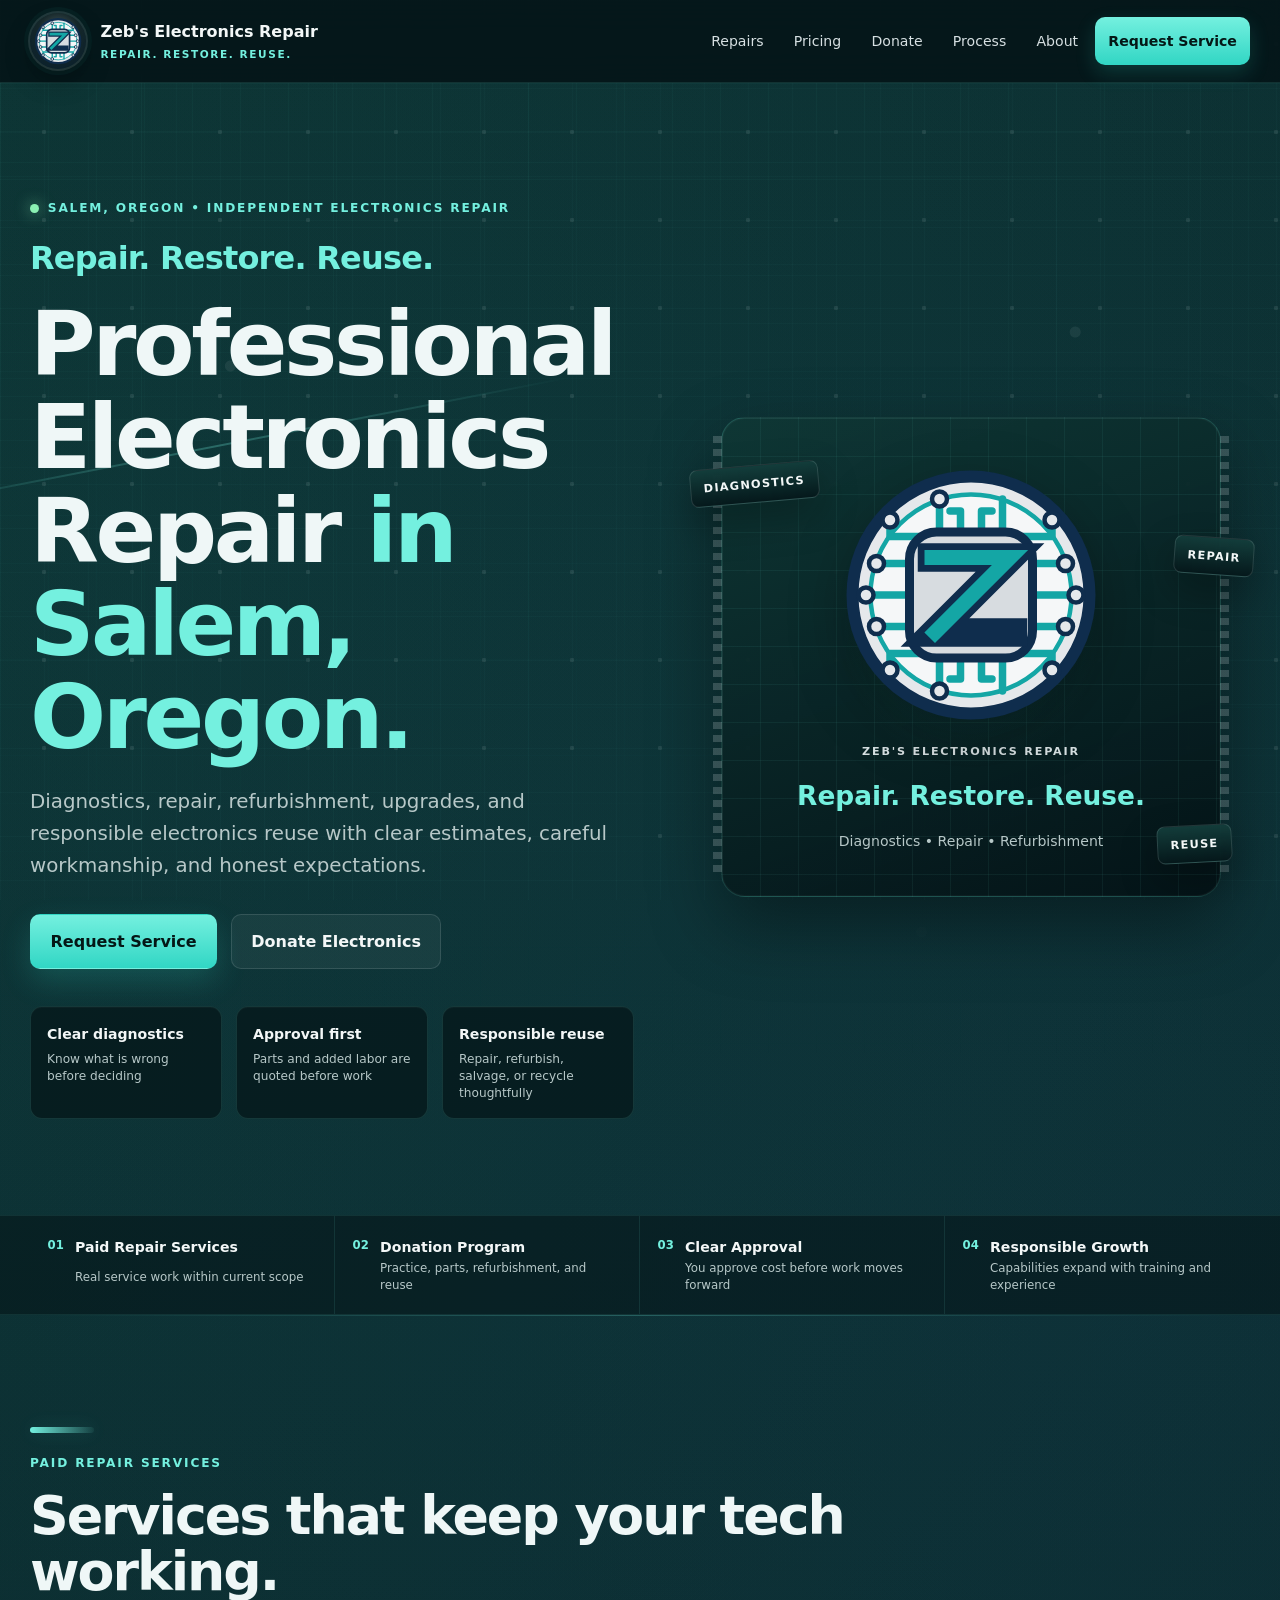
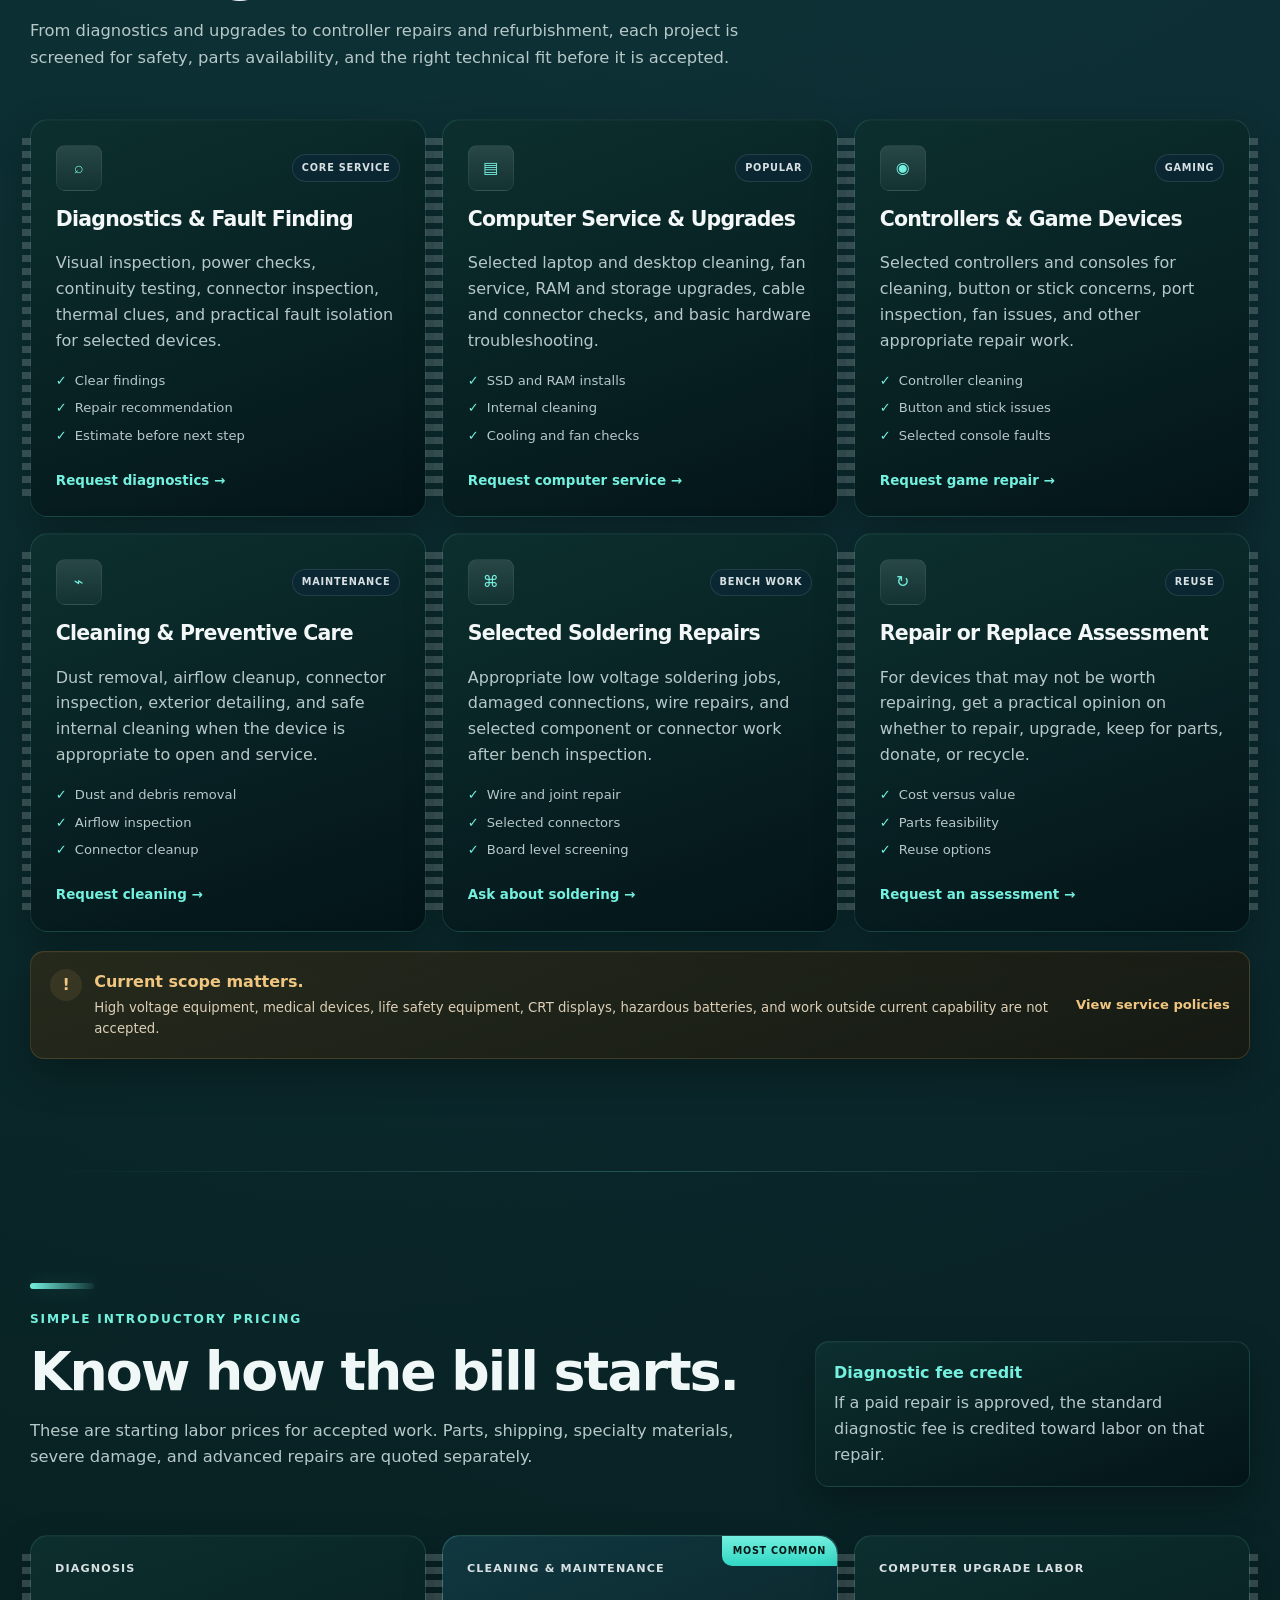
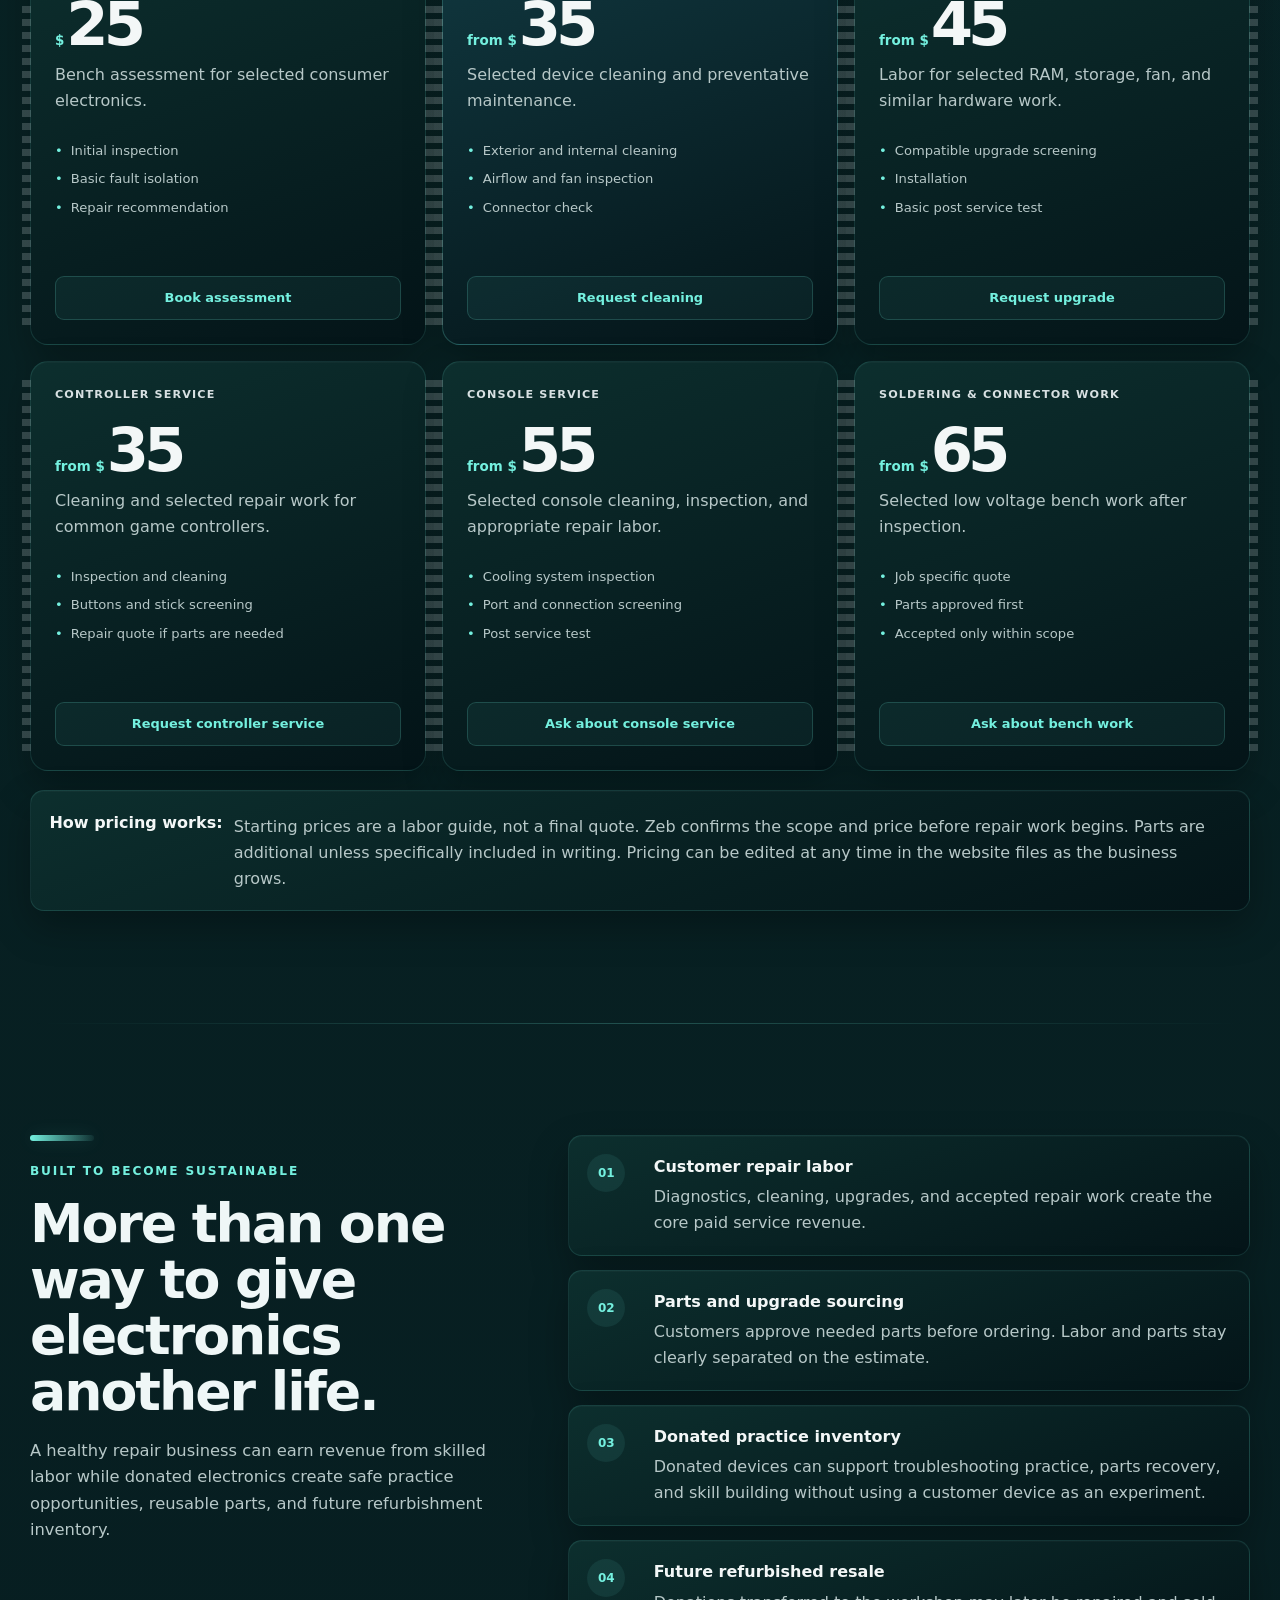
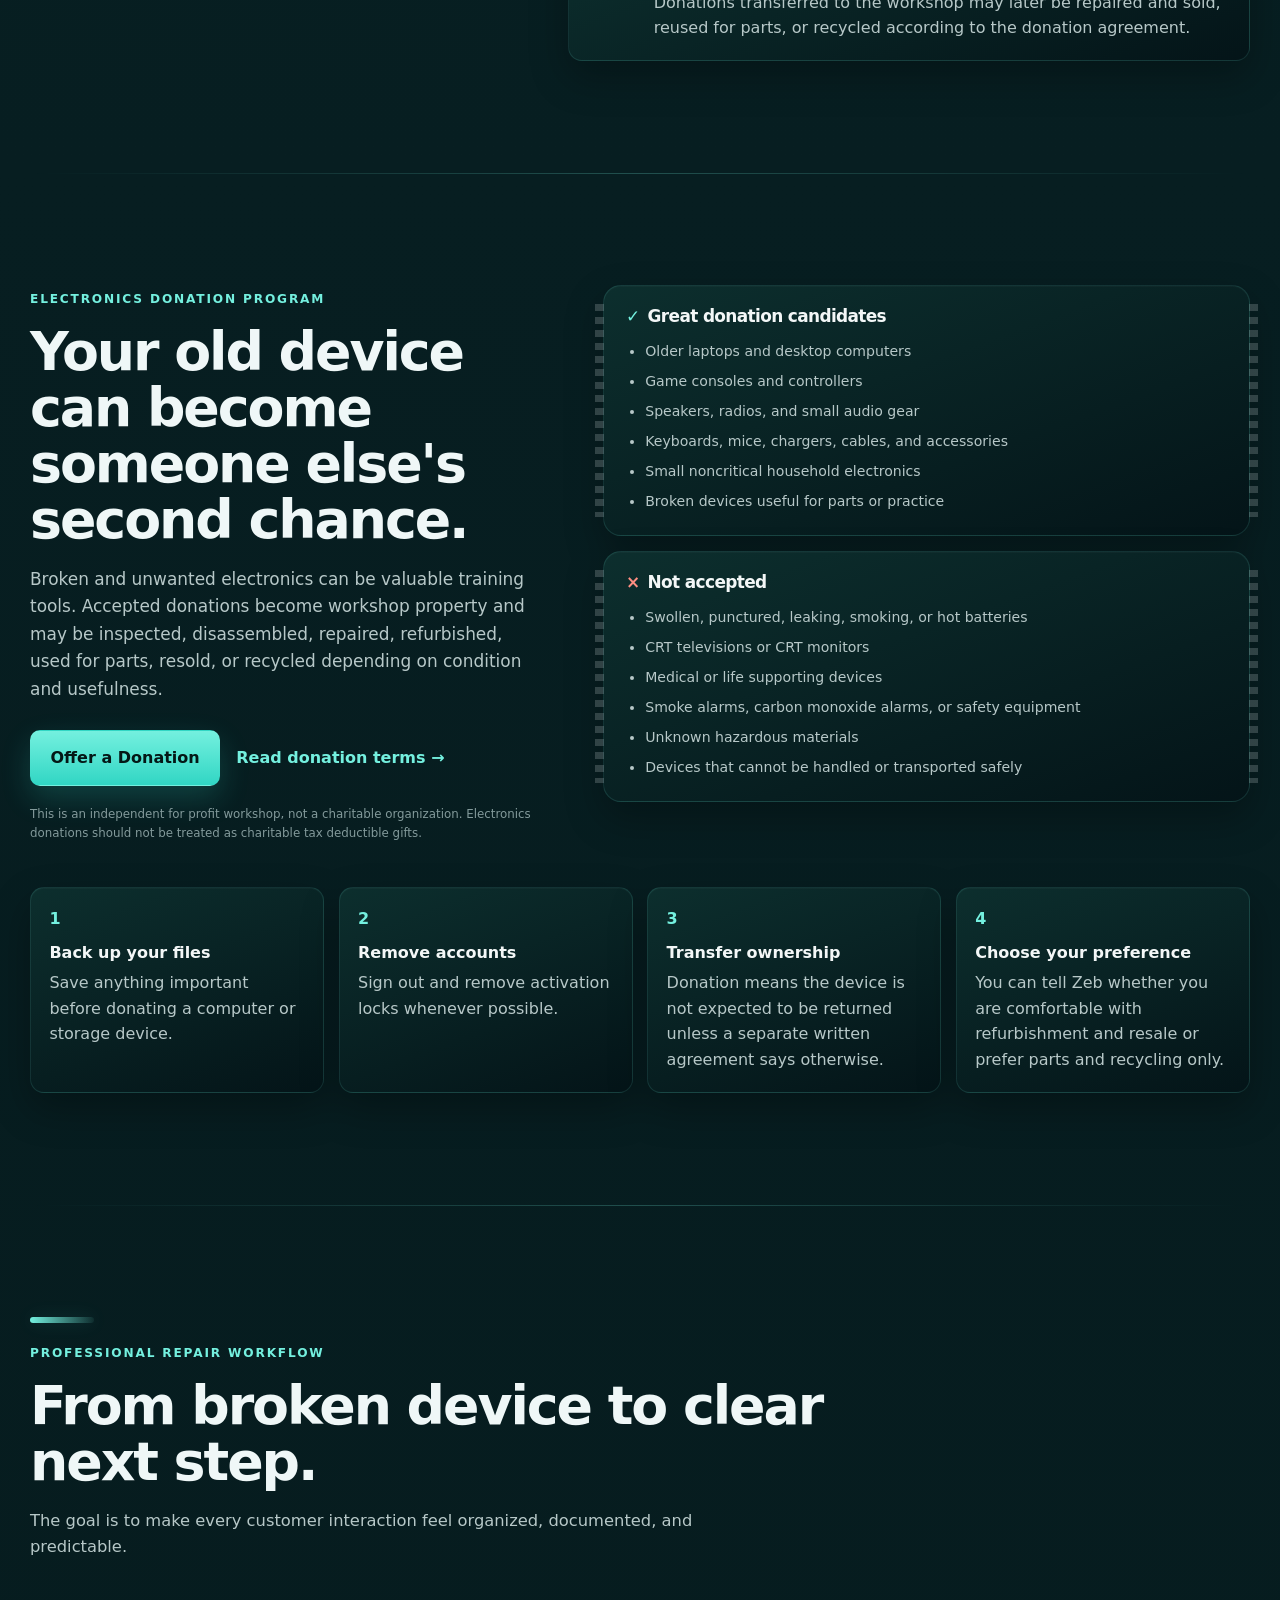
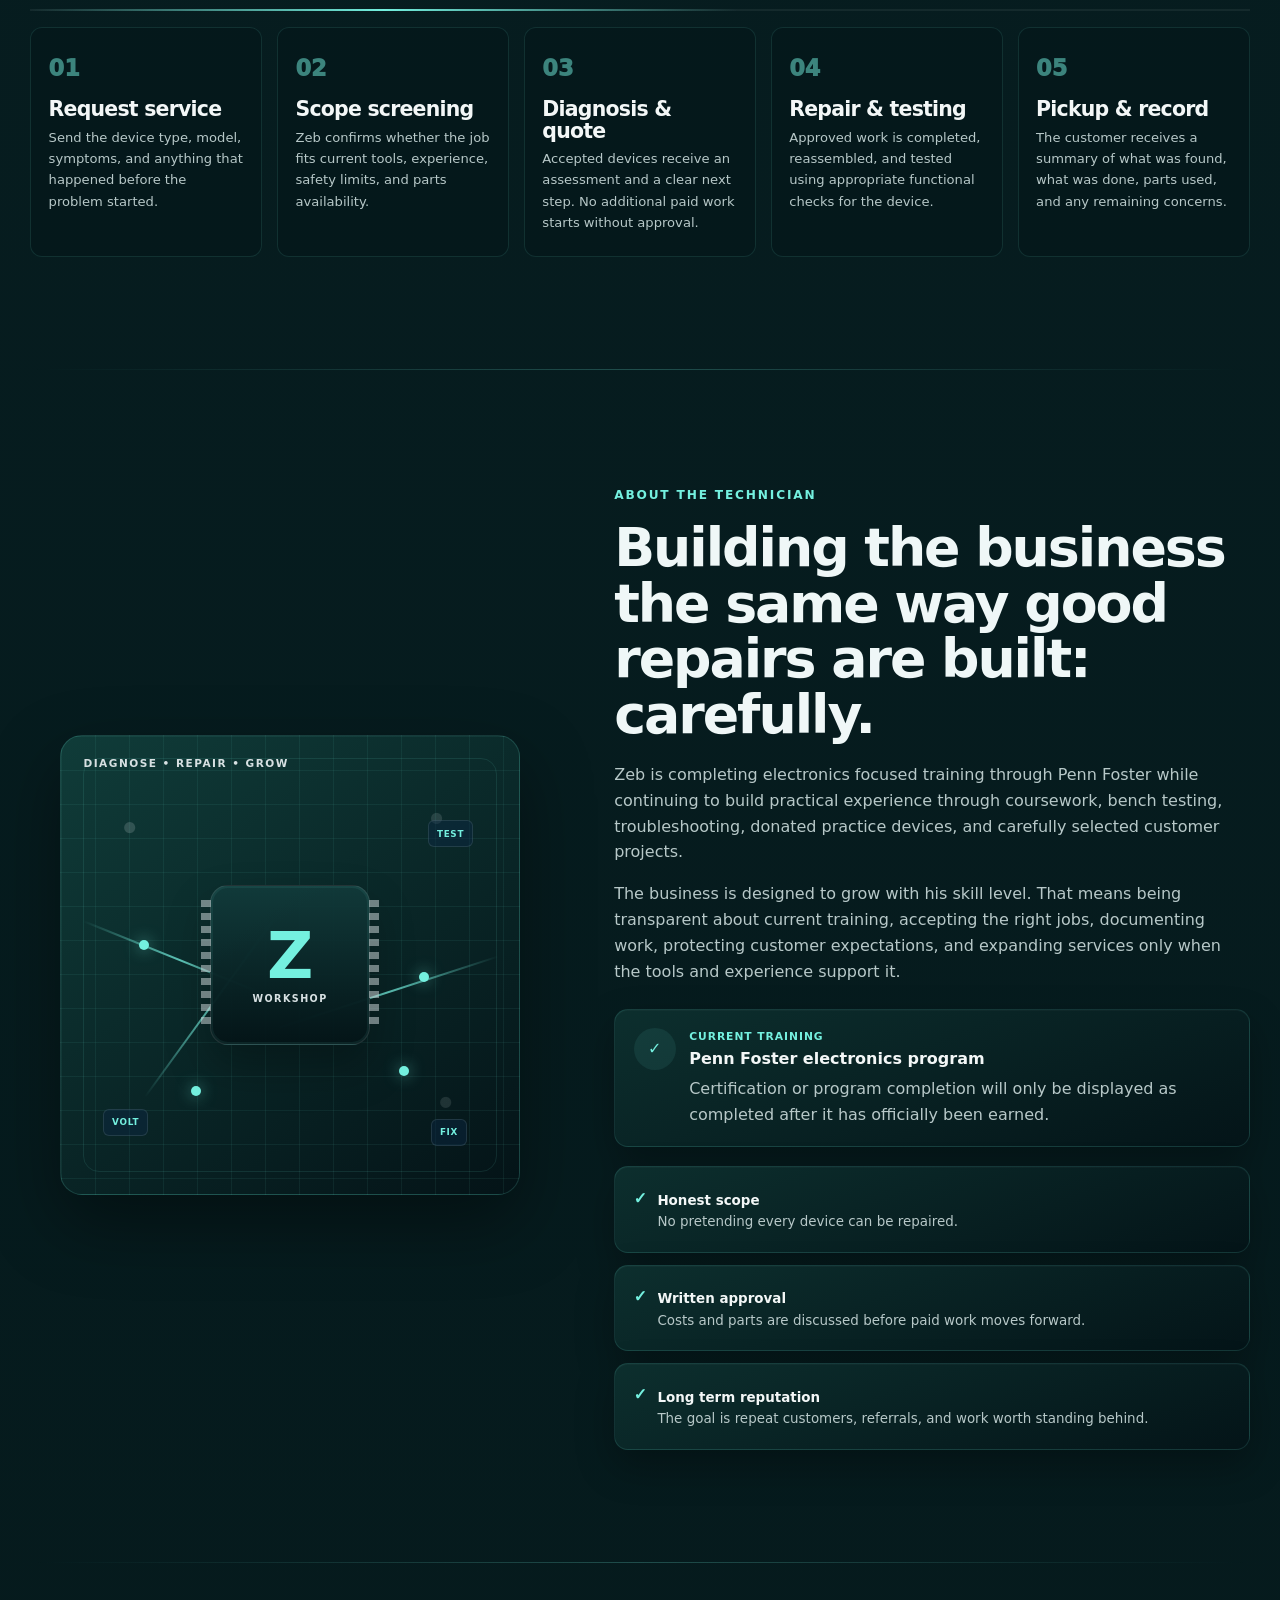
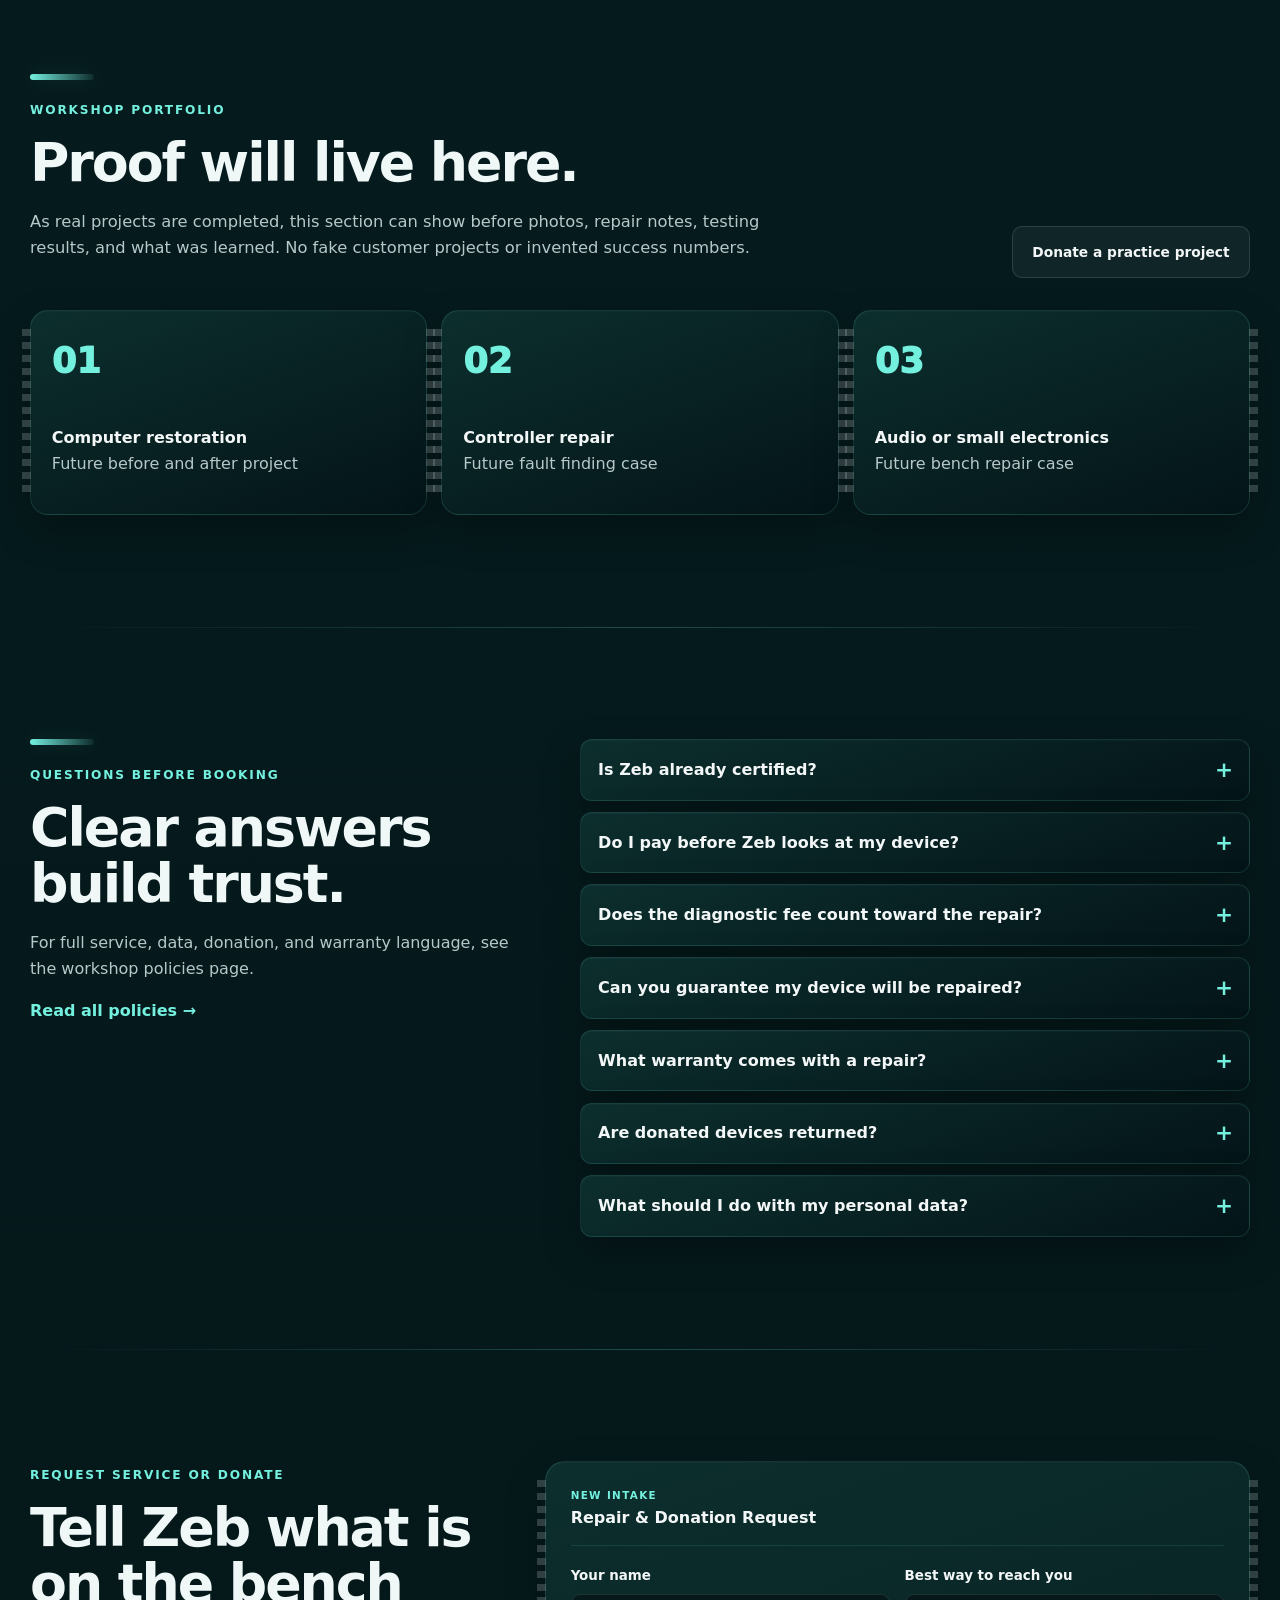
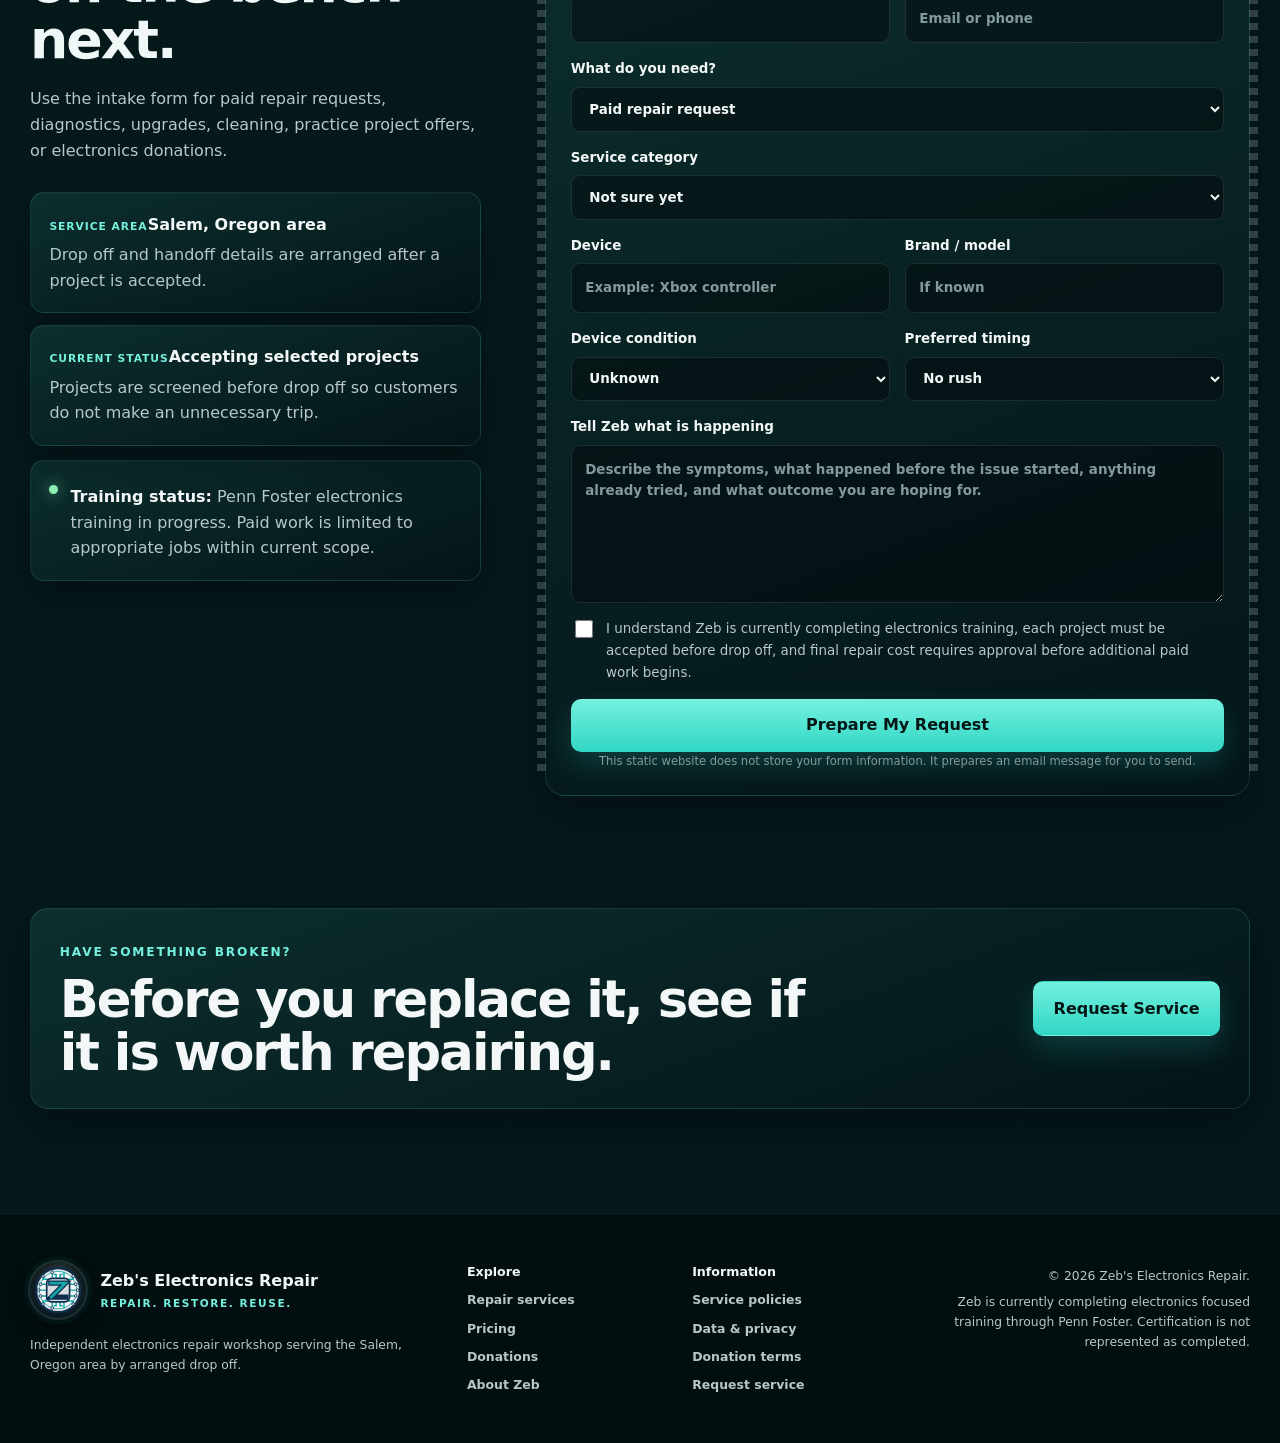
<file: index.html>
<!DOCTYPE html>

<html lang="en">
<head>
<meta charset="utf-8"/>
<meta content="width=device-width, initial-scale=1" name="viewport"/>
<meta content="#0a2928" name="theme-color"/>
<meta content="Professional electronics repair in Salem, Oregon. Diagnostics, repairs, upgrades, refurbishment, and responsible electronics reuse. Repair. Restore. Reuse." name="description"/>
<meta content="Zeb's Electronics Repair" property="og:title"/>
<meta content="Repair. Restore. Reuse. Paid electronics services plus a transparent electronics donation program." property="og:description"/>
<meta content="website" property="og:type"/>
<meta content="index,follow" name="robots"/>
<title>Zeb's Electronics Repair | Repair. Restore. Reuse.</title>
<link href="styles.css" rel="stylesheet"/>
<script type="application/ld+json">
  {
    "@context": "https://schema.org",
    "@type": "LocalBusiness",
    "name": "Zeb's Electronics Repair",
    "description": "Independent electronics repair workshop offering selected diagnostics, repairs, cleaning, upgrades, and electronics donation intake while the technician completes formal training.",
    "areaServed": "Salem, Oregon area",
    "priceRange": "$$"
  }
  </script>
</head>
<body>
<a class="skip-link" href="#main">Skip to content</a>
<header class="site-header" id="top">
<div class="container nav-wrap">
<a aria-label="Zeb's Electronics Repair home" class="brand" href="#top">
<span aria-hidden="true" class="brand-mark brand-mark-image"><svg aria-hidden="true" class="brand-logo-svg" viewbox="0 0 180 180" xmlns="http://www.w3.org/2000/svg">
<circle cx="90" cy="90" fill="#e5e8eb" r="79" stroke="#0f2d4d" stroke-width="8"></circle>
<circle cx="90" cy="90" fill="#f5f7f8" r="67" stroke="#14a6a5" stroke-width="3"></circle>
<g fill="none" stroke="#14a6a5" stroke-linecap="round" stroke-linejoin="round" stroke-width="5">
<path d="M55 51H36v-11"></path><path d="M69 47V26"></path><path d="M83 47V34h-7"></path>
<path d="M125 51h19v-11"></path><path d="M111 47V26"></path><path d="M97 47V34h7"></path>
<path d="M55 129H36v11"></path><path d="M69 133v21"></path><path d="M83 133v13h-7"></path>
<path d="M125 129h19v11"></path><path d="M111 133v21"></path><path d="M97 133v13h7"></path>
<path d="M48 69H27"></path><path d="M46 90H20"></path><path d="M48 111H27"></path>
<path d="M132 69h21"></path><path d="M134 90h26"></path><path d="M132 111h21"></path>
</g>
<g fill="#e5e8eb" stroke="#0f2d4d" stroke-width="3">
<circle cx="36" cy="40" r="5"></circle><circle cx="69" cy="26" r="5"></circle><circle cx="144" cy="40" r="5"></circle>
<circle cx="36" cy="140" r="5"></circle><circle cx="69" cy="154" r="5"></circle><circle cx="144" cy="140" r="5"></circle>
<circle cx="27" cy="69" r="5"></circle><circle cx="20" cy="90" r="5"></circle><circle cx="27" cy="111" r="5"></circle>
<circle cx="153" cy="69" r="5"></circle><circle cx="160" cy="90" r="5"></circle><circle cx="153" cy="111" r="5"></circle>
</g>
<rect fill="#d7dce0" height="84" rx="18" stroke="#0f2d4d" stroke-width="6" width="82" x="49" y="48"></rect>
<path d="M64 65h52L66 115h52" fill="none" stroke="#0f2d4d" stroke-linecap="square" stroke-linejoin="miter" stroke-width="19"></path>
<path d="M64 65h52L66 115" fill="none" stroke="#14a6a5" stroke-linecap="square" stroke-linejoin="miter" stroke-width="10"></path>
</svg></span>
<span class="brand-copy">
<strong>Zeb's Electronics Repair</strong>
<small>Repair. Restore. Reuse.</small>
</span>
</a>
<button aria-controls="site-nav" aria-expanded="false" class="menu-button" type="button">
<span class="sr-only">Toggle navigation</span>
<span></span><span></span><span></span>
</button>
<nav aria-label="Primary navigation" class="site-nav" id="site-nav">
<a href="#services">Repairs</a>
<a href="#pricing">Pricing</a>
<a href="#donate">Donate</a>
<a href="#process">Process</a>
<a href="#about">About</a>
<a class="nav-cta" href="#contact">Request Service</a>
</nav>
</div>
</header>
<main id="main">
<section class="hero section-shell">
<div aria-hidden="true" class="circuit-grid"></div>
<div class="container hero-grid">
<div class="hero-copy reveal">
<p class="eyebrow"><span class="status-dot"></span> Salem, Oregon • Independent electronics repair</p>
<p class="hero-tagline">Repair. Restore. Reuse.</p>
<h1>Professional Electronics Repair <span>in Salem, Oregon.</span></h1>
<p class="hero-lead">
            Diagnostics, repair, refurbishment, upgrades, and responsible electronics reuse with clear estimates, careful workmanship, and honest expectations.
          </p>
<div class="hero-actions">
<a class="button primary" data-intent="repair" href="#contact">Request Service</a>
<a class="button secondary" href="#donate">Donate Electronics</a>
</div>
<div aria-label="Business promises" class="hero-proof">
<div><strong>Clear diagnostics</strong><span>Know what is wrong before deciding</span></div>
<div><strong>Approval first</strong><span>Parts and added labor are quoted before work</span></div>
<div><strong>Responsible reuse</strong><span>Repair, refurbish, salvage, or recycle thoughtfully</span></div>
</div>
</div>
<div aria-label="Repair Restore Reuse brand panel" class="hero-panel reveal delay-1">
<div aria-hidden="true" class="panel-glow"></div>
<div class="brand-showcase">
<div class="emblem-ring">
<svg aria-hidden="true" class="showcase-mark" viewbox="0 0 180 180" xmlns="http://www.w3.org/2000/svg">
<circle cx="90" cy="90" fill="#e5e8eb" r="79" stroke="#0f2d4d" stroke-width="8"></circle>
<circle cx="90" cy="90" fill="#f5f7f8" r="67" stroke="#14a6a5" stroke-width="3"></circle>
<g fill="none" stroke="#14a6a5" stroke-linecap="round" stroke-linejoin="round" stroke-width="5">
<path d="M55 51H36v-11"></path><path d="M69 47V26"></path><path d="M83 47V34h-7"></path>
<path d="M125 51h19v-11"></path><path d="M111 47V26"></path><path d="M97 47V34h7"></path>
<path d="M55 129H36v11"></path><path d="M69 133v21"></path><path d="M83 133v13h-7"></path>
<path d="M125 129h19v11"></path><path d="M111 133v21"></path><path d="M97 133v13h7"></path>
<path d="M48 69H27"></path><path d="M46 90H20"></path><path d="M48 111H27"></path>
<path d="M132 69h21"></path><path d="M134 90h26"></path><path d="M132 111h21"></path>
</g>
<g fill="#e5e8eb" stroke="#0f2d4d" stroke-width="3">
<circle cx="36" cy="40" r="5"></circle><circle cx="69" cy="26" r="5"></circle><circle cx="144" cy="40" r="5"></circle>
<circle cx="36" cy="140" r="5"></circle><circle cx="69" cy="154" r="5"></circle><circle cx="144" cy="140" r="5"></circle>
<circle cx="27" cy="69" r="5"></circle><circle cx="20" cy="90" r="5"></circle><circle cx="27" cy="111" r="5"></circle>
<circle cx="153" cy="69" r="5"></circle><circle cx="160" cy="90" r="5"></circle><circle cx="153" cy="111" r="5"></circle>
</g>
<rect fill="#d7dce0" height="84" rx="18" stroke="#0f2d4d" stroke-width="6" width="82" x="49" y="48"></rect>
<path d="M64 65h52L66 115h52" fill="none" stroke="#0f2d4d" stroke-linecap="square" stroke-linejoin="miter" stroke-width="19"></path>
<path d="M64 65h52L66 115" fill="none" stroke="#14a6a5" stroke-linecap="square" stroke-linejoin="miter" stroke-width="10"></path>
</svg>
<span class="showcase-kicker">ZEB'S ELECTRONICS REPAIR</span>
<strong class="emblem-tagline">Repair. Restore. Reuse.</strong>
<span class="emblem-services">Diagnostics • Repair • Refurbishment</span>
</div>
</div>
<div class="floating-chip chip-one">DIAGNOSTICS</div>
<div class="floating-chip chip-two">REPAIR</div>
<div class="floating-chip chip-three">REUSE</div>
</div>
</div>
</section>
<section aria-label="Customer benefits" class="trust-strip">
<div class="container trust-grid">
<div><span>01</span><strong>Paid Repair Services</strong><small>Real service work within current scope</small></div>
<div><span>02</span><strong>Donation Program</strong><small>Practice, parts, refurbishment, and reuse</small></div>
<div><span>03</span><strong>Clear Approval</strong><small>You approve cost before work moves forward</small></div>
<div><span>04</span><strong>Responsible Growth</strong><small>Capabilities expand with training and experience</small></div>
</div>
</section>
<section class="section" id="services">
<div class="container">
<div class="section-heading reveal">
<p class="eyebrow">Paid repair services</p>
<h2>Services that keep your tech working.</h2>
<p>From diagnostics and upgrades to controller repairs and refurbishment, each project is screened for safety, parts availability, and the right technical fit before it is accepted.</p>
</div>
<div class="card-grid services-grid">
<article class="service-card reveal">
<div class="service-top"><span aria-hidden="true" class="service-symbol">⌕</span><span class="service-tag">Core service</span></div>
<h3>Diagnostics &amp; Fault Finding</h3>
<p>Visual inspection, power checks, continuity testing, connector inspection, thermal clues, and practical fault isolation for selected devices.</p>
<ul class="mini-list">
<li>Clear findings</li><li>Repair recommendation</li><li>Estimate before next step</li>
</ul>
<a data-service="Diagnostic assessment" href="#contact">Request diagnostics <span>→</span></a>
</article>
<article class="service-card reveal delay-1">
<div class="service-top"><span aria-hidden="true" class="service-symbol">▤</span><span class="service-tag">Popular</span></div>
<h3>Computer Service &amp; Upgrades</h3>
<p>Selected laptop and desktop cleaning, fan service, RAM and storage upgrades, cable and connector checks, and basic hardware troubleshooting.</p>
<ul class="mini-list">
<li>SSD and RAM installs</li><li>Internal cleaning</li><li>Cooling and fan checks</li>
</ul>
<a data-service="Computer service or upgrade" href="#contact">Request computer service <span>→</span></a>
</article>
<article class="service-card reveal delay-2">
<div class="service-top"><span aria-hidden="true" class="service-symbol">◉</span><span class="service-tag">Gaming</span></div>
<h3>Controllers &amp; Game Devices</h3>
<p>Selected controllers and consoles for cleaning, button or stick concerns, port inspection, fan issues, and other appropriate repair work.</p>
<ul class="mini-list">
<li>Controller cleaning</li><li>Button and stick issues</li><li>Selected console faults</li>
</ul>
<a data-service="Controller or game device repair" href="#contact">Request game repair <span>→</span></a>
</article>
<article class="service-card reveal">
<div class="service-top"><span aria-hidden="true" class="service-symbol">⌁</span><span class="service-tag">Maintenance</span></div>
<h3>Cleaning &amp; Preventive Care</h3>
<p>Dust removal, airflow cleanup, connector inspection, exterior detailing, and safe internal cleaning when the device is appropriate to open and service.</p>
<ul class="mini-list">
<li>Dust and debris removal</li><li>Airflow inspection</li><li>Connector cleanup</li>
</ul>
<a data-service="Cleaning and preventive care" href="#contact">Request cleaning <span>→</span></a>
</article>
<article class="service-card reveal delay-1">
<div class="service-top"><span aria-hidden="true" class="service-symbol">⌘</span><span class="service-tag">Bench work</span></div>
<h3>Selected Soldering Repairs</h3>
<p>Appropriate low voltage soldering jobs, damaged connections, wire repairs, and selected component or connector work after bench inspection.</p>
<ul class="mini-list">
<li>Wire and joint repair</li><li>Selected connectors</li><li>Board level screening</li>
</ul>
<a data-service="Selected soldering repair" href="#contact">Ask about soldering <span>→</span></a>
</article>
<article class="service-card reveal delay-2">
<div class="service-top"><span aria-hidden="true" class="service-symbol">↻</span><span class="service-tag">Reuse</span></div>
<h3>Repair or Replace Assessment</h3>
<p>For devices that may not be worth repairing, get a practical opinion on whether to repair, upgrade, keep for parts, donate, or recycle.</p>
<ul class="mini-list">
<li>Cost versus value</li><li>Parts feasibility</li><li>Reuse options</li>
</ul>
<a data-service="Repair or replace assessment" href="#contact">Request an assessment <span>→</span></a>
</article>
</div>
<div class="scope-banner reveal">
<div>
<span aria-hidden="true" class="scope-icon">!</span>
<div><strong>Current scope matters.</strong><p>High voltage equipment, medical devices, life safety equipment, CRT displays, hazardous batteries, and work outside current capability are not accepted.</p></div>
</div>
<a href="policies.html#scope">View service policies</a>
</div>
</div>
</section>
<section class="section pricing-section" id="pricing">
<div class="container">
<div class="pricing-head reveal">
<div class="section-heading compact">
<p class="eyebrow">Simple introductory pricing</p>
<h2>Know how the bill starts.</h2>
<p>These are starting labor prices for accepted work. Parts, shipping, specialty materials, severe damage, and advanced repairs are quoted separately.</p>
</div>
<div class="pricing-note">
<strong>Diagnostic fee credit</strong>
<p>If a paid repair is approved, the standard diagnostic fee is credited toward labor on that repair.</p>
</div>
</div>
<div class="price-grid">
<article class="price-card reveal">
<span class="price-label">Diagnosis</span>
<div class="price"><small>$</small><strong>25</strong></div>
<p>Bench assessment for selected consumer electronics.</p>
<ul><li>Initial inspection</li><li>Basic fault isolation</li><li>Repair recommendation</li></ul>
<a class="price-link" data-service="Diagnostic assessment" href="#contact">Book assessment</a>
</article>
<article class="price-card featured reveal delay-1">
<span class="popular-ribbon">Most common</span>
<span class="price-label">Cleaning &amp; Maintenance</span>
<div class="price"><small>from $</small><strong>35</strong></div>
<p>Selected device cleaning and preventative maintenance.</p>
<ul><li>Exterior and internal cleaning</li><li>Airflow and fan inspection</li><li>Connector check</li></ul>
<a class="price-link" data-service="Cleaning and preventive care" href="#contact">Request cleaning</a>
</article>
<article class="price-card reveal delay-2">
<span class="price-label">Computer Upgrade Labor</span>
<div class="price"><small>from $</small><strong>45</strong></div>
<p>Labor for selected RAM, storage, fan, and similar hardware work.</p>
<ul><li>Compatible upgrade screening</li><li>Installation</li><li>Basic post service test</li></ul>
<a class="price-link" data-service="Computer service or upgrade" href="#contact">Request upgrade</a>
</article>
<article class="price-card reveal">
<span class="price-label">Controller Service</span>
<div class="price"><small>from $</small><strong>35</strong></div>
<p>Cleaning and selected repair work for common game controllers.</p>
<ul><li>Inspection and cleaning</li><li>Buttons and stick screening</li><li>Repair quote if parts are needed</li></ul>
<a class="price-link" data-service="Controller or game device repair" href="#contact">Request controller service</a>
</article>
<article class="price-card reveal delay-1">
<span class="price-label">Console Service</span>
<div class="price"><small>from $</small><strong>55</strong></div>
<p>Selected console cleaning, inspection, and appropriate repair labor.</p>
<ul><li>Cooling system inspection</li><li>Port and connection screening</li><li>Post service test</li></ul>
<a class="price-link" data-service="Controller or game device repair" href="#contact">Ask about console service</a>
</article>
<article class="price-card reveal delay-2">
<span class="price-label">Soldering &amp; Connector Work</span>
<div class="price"><small>from $</small><strong>65</strong></div>
<p>Selected low voltage bench work after inspection.</p>
<ul><li>Job specific quote</li><li>Parts approved first</li><li>Accepted only within scope</li></ul>
<a class="price-link" data-service="Selected soldering repair" href="#contact">Ask about bench work</a>
</article>
</div>
<div class="pricing-disclaimer reveal">
<strong>How pricing works:</strong>
<p>Starting prices are a labor guide, not a final quote. Zeb confirms the scope and price before repair work begins. Parts are additional unless specifically included in writing. Pricing can be edited at any time in the website files as the business grows.</p>
</div>
</div>
</section>
<section class="section value-section">
<div class="container value-grid">
<div class="section-heading reveal">
<p class="eyebrow">Built to become sustainable</p>
<h2>More than one way to give electronics another life.</h2>
<p>A healthy repair business can earn revenue from skilled labor while donated electronics create safe practice opportunities, reusable parts, and future refurbishment inventory.</p>
</div>
<div class="value-stack reveal delay-1">
<article><span>01</span><div><strong>Customer repair labor</strong><p>Diagnostics, cleaning, upgrades, and accepted repair work create the core paid service revenue.</p></div></article>
<article><span>02</span><div><strong>Parts and upgrade sourcing</strong><p>Customers approve needed parts before ordering. Labor and parts stay clearly separated on the estimate.</p></div></article>
<article><span>03</span><div><strong>Donated practice inventory</strong><p>Donated devices can support troubleshooting practice, parts recovery, and skill building without using a customer device as an experiment.</p></div></article>
<article><span>04</span><div><strong>Future refurbished resale</strong><p>Donations transferred to the workshop may later be repaired and sold, reused for parts, or recycled according to the donation agreement.</p></div></article>
</div>
</div>
</section>
<section class="section donation-section" id="donate">
<div class="container donation-grid">
<div class="donation-copy reveal">
<p class="eyebrow">Electronics donation program</p>
<h2>Your old device can become someone else's second chance.</h2>
<p class="large-copy">
            Broken and unwanted electronics can be valuable training tools. Accepted donations become workshop property and may be inspected, disassembled, repaired, refurbished, used for parts, resold, or recycled depending on condition and usefulness.
          </p>
<div class="donation-actions">
<a class="button primary" data-intent="donation" href="#contact">Offer a Donation</a>
<a class="text-link" href="policies.html#donations">Read donation terms <span>→</span></a>
</div>
<p class="small-print">This is an independent for profit workshop, not a charitable organization. Electronics donations should not be treated as charitable tax deductible gifts.</p>
</div>
<div class="donation-cards reveal delay-1">
<div class="donation-card good">
<h3><span aria-hidden="true">✓</span> Great donation candidates</h3>
<ul>
<li>Older laptops and desktop computers</li>
<li>Game consoles and controllers</li>
<li>Speakers, radios, and small audio gear</li>
<li>Keyboards, mice, chargers, cables, and accessories</li>
<li>Small noncritical household electronics</li>
<li>Broken devices useful for parts or practice</li>
</ul>
</div>
<div class="donation-card avoid">
<h3><span aria-hidden="true">×</span> Not accepted</h3>
<ul>
<li>Swollen, punctured, leaking, smoking, or hot batteries</li>
<li>CRT televisions or CRT monitors</li>
<li>Medical or life supporting devices</li>
<li>Smoke alarms, carbon monoxide alarms, or safety equipment</li>
<li>Unknown hazardous materials</li>
<li>Devices that cannot be handled or transported safely</li>
</ul>
</div>
</div>
</div>
<div class="container donation-rules reveal">
<div><span>1</span><strong>Back up your files</strong><p>Save anything important before donating a computer or storage device.</p></div>
<div><span>2</span><strong>Remove accounts</strong><p>Sign out and remove activation locks whenever possible.</p></div>
<div><span>3</span><strong>Transfer ownership</strong><p>Donation means the device is not expected to be returned unless a separate written agreement says otherwise.</p></div>
<div><span>4</span><strong>Choose your preference</strong><p>You can tell Zeb whether you are comfortable with refurbishment and resale or prefer parts and recycling only.</p></div>
</div>
</section>
<section class="section process-section" id="process">
<div class="container">
<div class="section-heading reveal">
<p class="eyebrow">Professional repair workflow</p>
<h2>From broken device to clear next step.</h2>
<p>The goal is to make every customer interaction feel organized, documented, and predictable.</p>
</div>
<div aria-hidden="true" class="process-line reveal"><span></span></div>
<div class="process-grid five">
<article class="process-step reveal">
<span>01</span><h3>Request service</h3><p>Send the device type, model, symptoms, and anything that happened before the problem started.</p>
</article>
<article class="process-step reveal delay-1">
<span>02</span><h3>Scope screening</h3><p>Zeb confirms whether the job fits current tools, experience, safety limits, and parts availability.</p>
</article>
<article class="process-step reveal delay-2">
<span>03</span><h3>Diagnosis &amp; quote</h3><p>Accepted devices receive an assessment and a clear next step. No additional paid work starts without approval.</p>
</article>
<article class="process-step reveal delay-3">
<span>04</span><h3>Repair &amp; testing</h3><p>Approved work is completed, reassembled, and tested using appropriate functional checks for the device.</p>
</article>
<article class="process-step reveal delay-4">
<span>05</span><h3>Pickup &amp; record</h3><p>The customer receives a summary of what was found, what was done, parts used, and any remaining concerns.</p>
</article>
</div>
</div>
</section>
<section class="section about-section" id="about">
<div class="container about-grid">
<div aria-hidden="true" class="about-visual reveal">
<div class="board">
<span class="board-title">DIAGNOSE • REPAIR • GROW</span>
<span class="trace t1"></span><span class="trace t2"></span><span class="trace t3"></span>
<span class="node n1"></span><span class="node n2"></span><span class="node n3"></span><span class="node n4"></span>
<div class="chip-core"><strong>Z</strong><small>WORKSHOP</small></div>
<span class="board-chip bc1">VOLT</span><span class="board-chip bc2">TEST</span><span class="board-chip bc3">FIX</span>
</div>
</div>
<div class="about-copy reveal delay-1">
<p class="eyebrow">About the technician</p>
<h2>Building the business the same way good repairs are built: carefully.</h2>
<p>
            Zeb is completing electronics focused training through Penn Foster while continuing to build practical experience through coursework, bench testing, troubleshooting, donated practice devices, and carefully selected customer projects.
          </p>
<p>
            The business is designed to grow with his skill level. That means being transparent about current training, accepting the right jobs, documenting work, protecting customer expectations, and expanding services only when the tools and experience support it.
          </p>
<div class="credential-card">
<div aria-hidden="true" class="credential-icon">✓</div>
<div><span>Current training</span><strong>Penn Foster electronics program</strong><p>Certification or program completion will only be displayed as completed after it has officially been earned.</p></div>
</div>
<div class="about-points">
<div><span>✓</span><p><strong>Honest scope</strong><br/>No pretending every device can be repaired.</p></div>
<div><span>✓</span><p><strong>Written approval</strong><br/>Costs and parts are discussed before paid work moves forward.</p></div>
<div><span>✓</span><p><strong>Long term reputation</strong><br/>The goal is repeat customers, referrals, and work worth standing behind.</p></div>
</div>
</div>
</div>
</section>
<section class="section project-section" id="projects">
<div class="container">
<div class="project-header reveal">
<div class="section-heading compact">
<p class="eyebrow">Workshop portfolio</p>
<h2>Proof will live here.</h2>
<p>As real projects are completed, this section can show before photos, repair notes, testing results, and what was learned. No fake customer projects or invented success numbers.</p>
</div>
<a class="button secondary small-button" data-intent="donation" href="#contact">Donate a practice project</a>
</div>
<div class="project-grid">
<article class="project-placeholder reveal"><span>01</span><div><strong>Computer restoration</strong><p>Future before and after project</p></div></article>
<article class="project-placeholder reveal delay-1"><span>02</span><div><strong>Controller repair</strong><p>Future fault finding case</p></div></article>
<article class="project-placeholder reveal delay-2"><span>03</span><div><strong>Audio or small electronics</strong><p>Future bench repair case</p></div></article>
</div>
</div>
</section>
<section class="section faq-section" id="faq">
<div class="container faq-grid">
<div class="section-heading reveal">
<p class="eyebrow">Questions before booking</p>
<h2>Clear answers build trust.</h2>
<p>For full service, data, donation, and warranty language, see the workshop policies page.</p>
<a class="text-link" href="policies.html">Read all policies <span>→</span></a>
</div>
<div class="accordion reveal delay-1">
<details>
<summary>Is Zeb already certified?</summary>
<p>No. He is currently completing his Penn Foster training. The site intentionally identifies that status and will only show the credential as completed after it is officially earned.</p>
</details>
<details>
<summary>Do I pay before Zeb looks at my device?</summary>
<p>For accepted paid repair work, the standard diagnostic fee covers the initial bench assessment. Any additional labor or parts are discussed before moving forward.</p>
</details>
<details>
<summary>Does the diagnostic fee count toward the repair?</summary>
<p>Yes. Under the introductory pricing shown on this site, the standard diagnostic fee is credited toward labor when the recommended paid repair is approved.</p>
</details>
<details>
<summary>Can you guarantee my device will be repaired?</summary>
<p>No repair shop can promise a successful repair before diagnosis. Some devices have hidden damage, unavailable parts, previous repair damage, or faults that make repair impractical. You receive the findings and next step before additional work is approved.</p>
</details>
<details>
<summary>What warranty comes with a repair?</summary>
<p>Any workmanship or part warranty that applies to a specific repair should be written on the estimate or final service record. Warranty coverage should never be assumed for unrelated faults, physical damage, liquid damage, customer supplied parts, or a different failure.</p>
</details>
<details>
<summary>Are donated devices returned?</summary>
<p>Normally, no. An accepted donation transfers ownership to the workshop unless a separate written agreement says otherwise. It may be used for training, parts, refurbishment, resale, or recycling.</p>
</details>
<details>
<summary>What should I do with my personal data?</summary>
<p>Back up important data before service and remove sensitive information before donation whenever possible. Repair work can involve drive access, operating system access, replacement parts, resets, or failures that create a risk of data loss.</p>
</details>
</div>
</div>
</section>
<section class="section contact-section" id="contact">
<div class="container contact-grid">
<div class="contact-copy reveal">
<p class="eyebrow">Request service or donate</p>
<h2>Tell Zeb what is on the bench next.</h2>
<p>Use the intake form for paid repair requests, diagnostics, upgrades, cleaning, practice project offers, or electronics donations.</p>
<div class="contact-cards">
<div><span>Service area</span><strong>Salem, Oregon area</strong><p>Drop off and handoff details are arranged after a project is accepted.</p></div>
<div><span>Current status</span><strong>Accepting selected projects</strong><p>Projects are screened before drop off so customers do not make an unnecessary trip.</p></div>
</div>
<div class="contact-status" id="contact-status">
<span class="status-dot"></span>
<p><strong>Training status:</strong> Penn Foster electronics training in progress. Paid work is limited to appropriate jobs within current scope.</p>
</div>
</div>
<form class="contact-form reveal delay-1" id="inquiry-form">
<div class="form-head">
<span>NEW INTAKE</span>
<strong>Repair &amp; Donation Request</strong>
</div>
<div class="field-row">
<label>
              Your name
              <input autocomplete="name" name="name" required="" type="text"/>
</label>
<label>
              Best way to reach you
              <input name="contact" placeholder="Email or phone" required="" type="text"/>
</label>
</div>
<label>
            What do you need?
            <select id="inquiry-type" name="type" required="">
<option value="Paid repair request">Paid repair request</option>
<option value="Diagnostic assessment">Diagnostic assessment</option>
<option value="Cleaning or maintenance">Cleaning or maintenance</option>
<option value="Computer upgrade">Computer upgrade</option>
<option value="Electronics donation">Electronics donation</option>
<option value="Practice project offer">Practice project offer</option>
<option value="Other question">Other question</option>
</select>
</label>
<label>
            Service category
            <select id="service-select" name="service">
<option value="Not sure yet">Not sure yet</option>
<option value="Diagnostic assessment">Diagnostic assessment</option>
<option value="Computer service or upgrade">Computer service or upgrade</option>
<option value="Controller or game device repair">Controller or game device repair</option>
<option value="Cleaning and preventive care">Cleaning and preventive care</option>
<option value="Selected soldering repair">Selected soldering repair</option>
<option value="Repair or replace assessment">Repair or replace assessment</option>
<option value="Donation intake">Donation intake</option>
</select>
</label>
<div class="field-row">
<label>
              Device
              <input name="device" placeholder="Example: Xbox controller" required="" type="text"/>
</label>
<label>
              Brand / model
              <input name="model" placeholder="If known" type="text"/>
</label>
</div>
<div class="field-row">
<label>
              Device condition
              <select name="condition">
<option value="Unknown">Unknown</option>
<option value="Powers on">Powers on</option>
<option value="Does not power on">Does not power on</option>
<option value="Intermittent problem">Intermittent problem</option>
<option value="Physical damage">Physical damage</option>
<option value="Liquid exposure">Possible liquid exposure</option>
</select>
</label>
<label>
              Preferred timing
              <select name="timing">
<option value="No rush">No rush</option>
<option value="As soon as practical">As soon as practical</option>
<option value="I have a deadline">I have a deadline</option>
</select>
</label>
</div>
<label>
            Tell Zeb what is happening
            <textarea name="message" placeholder="Describe the symptoms, what happened before the issue started, anything already tried, and what outcome you are hoping for." required="" rows="6"></textarea>
</label>
<div class="donation-options" hidden="" id="donation-options">
<p class="option-title">Donation preferences</p>
<label class="check-row"><input name="ownership" type="checkbox"/><span>I understand an accepted donation transfers ownership to Zeb's Electronics Repair unless a separate written agreement says otherwise.</span></label>
<label class="check-row"><input name="resale" type="checkbox"/><span>I am comfortable with this donation being refurbished and resold if it becomes suitable for future use.</span></label>
<label class="check-row"><input name="data" type="checkbox"/><span>I have backed up anything I need and understand donated devices may be erased, disassembled, or used for parts.</span></label>
</div>
<label class="check-row main-ack">
<input name="acknowledge" required="" type="checkbox"/>
<span>I understand Zeb is currently completing electronics training, each project must be accepted before drop off, and final repair cost requires approval before additional paid work begins.</span>
</label>
<button class="button primary submit-button" type="submit">Prepare My Request</button>
<p class="form-note" id="form-note">This static website does not store your form information. It prepares an email message for you to send.</p>
<div class="form-result" hidden="" id="form-result">
<strong>Request prepared</strong>
<p id="result-message"></p>
<div class="result-actions">
<button class="text-button" id="copy-message" type="button">Copy request</button>
<button class="text-button" id="reset-form" type="button">Start over</button>
</div>
</div>
</form>
</div>
</section>
<section class="cta-section">
<div class="container cta-card reveal">
<div><p class="eyebrow">Have something broken?</p><h2>Before you replace it, see if it is worth repairing.</h2></div>
<a class="button primary" data-intent="repair" href="#contact">Request Service</a>
</div>
</section>
</main>
<footer class="site-footer">
<div class="container footer-grid">
<div>
<a class="brand footer-brand" href="#top">
<span aria-hidden="true" class="brand-mark brand-mark-image"><svg aria-hidden="true" class="brand-logo-svg" viewbox="0 0 180 180" xmlns="http://www.w3.org/2000/svg">
<circle cx="90" cy="90" fill="#e5e8eb" r="79" stroke="#0f2d4d" stroke-width="8"></circle>
<circle cx="90" cy="90" fill="#f5f7f8" r="67" stroke="#14a6a5" stroke-width="3"></circle>
<g fill="none" stroke="#14a6a5" stroke-linecap="round" stroke-linejoin="round" stroke-width="5">
<path d="M55 51H36v-11"></path><path d="M69 47V26"></path><path d="M83 47V34h-7"></path>
<path d="M125 51h19v-11"></path><path d="M111 47V26"></path><path d="M97 47V34h7"></path>
<path d="M55 129H36v11"></path><path d="M69 133v21"></path><path d="M83 133v13h-7"></path>
<path d="M125 129h19v11"></path><path d="M111 133v21"></path><path d="M97 133v13h7"></path>
<path d="M48 69H27"></path><path d="M46 90H20"></path><path d="M48 111H27"></path>
<path d="M132 69h21"></path><path d="M134 90h26"></path><path d="M132 111h21"></path>
</g>
<g fill="#e5e8eb" stroke="#0f2d4d" stroke-width="3">
<circle cx="36" cy="40" r="5"></circle><circle cx="69" cy="26" r="5"></circle><circle cx="144" cy="40" r="5"></circle>
<circle cx="36" cy="140" r="5"></circle><circle cx="69" cy="154" r="5"></circle><circle cx="144" cy="140" r="5"></circle>
<circle cx="27" cy="69" r="5"></circle><circle cx="20" cy="90" r="5"></circle><circle cx="27" cy="111" r="5"></circle>
<circle cx="153" cy="69" r="5"></circle><circle cx="160" cy="90" r="5"></circle><circle cx="153" cy="111" r="5"></circle>
</g>
<rect fill="#d7dce0" height="84" rx="18" stroke="#0f2d4d" stroke-width="6" width="82" x="49" y="48"></rect>
<path d="M64 65h52L66 115h52" fill="none" stroke="#0f2d4d" stroke-linecap="square" stroke-linejoin="miter" stroke-width="19"></path>
<path d="M64 65h52L66 115" fill="none" stroke="#14a6a5" stroke-linecap="square" stroke-linejoin="miter" stroke-width="10"></path>
</svg></span>
<span class="brand-copy"><strong>Zeb's Electronics Repair</strong><small>Repair. Restore. Reuse.</small></span>
</a>
<p>Independent electronics repair workshop serving the Salem, Oregon area by arranged drop off.</p>
</div>
<div class="footer-links">
<strong>Explore</strong>
<a href="#services">Repair services</a>
<a href="#pricing">Pricing</a>
<a href="#donate">Donations</a>
<a href="#about">About Zeb</a>
</div>
<div class="footer-links">
<strong>Information</strong>
<a href="policies.html">Service policies</a>
<a href="policies.html#data">Data &amp; privacy</a>
<a href="policies.html#donations">Donation terms</a>
<a href="#contact">Request service</a>
</div>
<div class="footer-small">
<p>© <span id="year"></span> Zeb's Electronics Repair.</p>
<p>Zeb is currently completing electronics focused training through Penn Foster. Certification is not represented as completed.</p>
</div>
</div>
</footer>
<script src="script.js"></script>
</body>
</html>
</file>
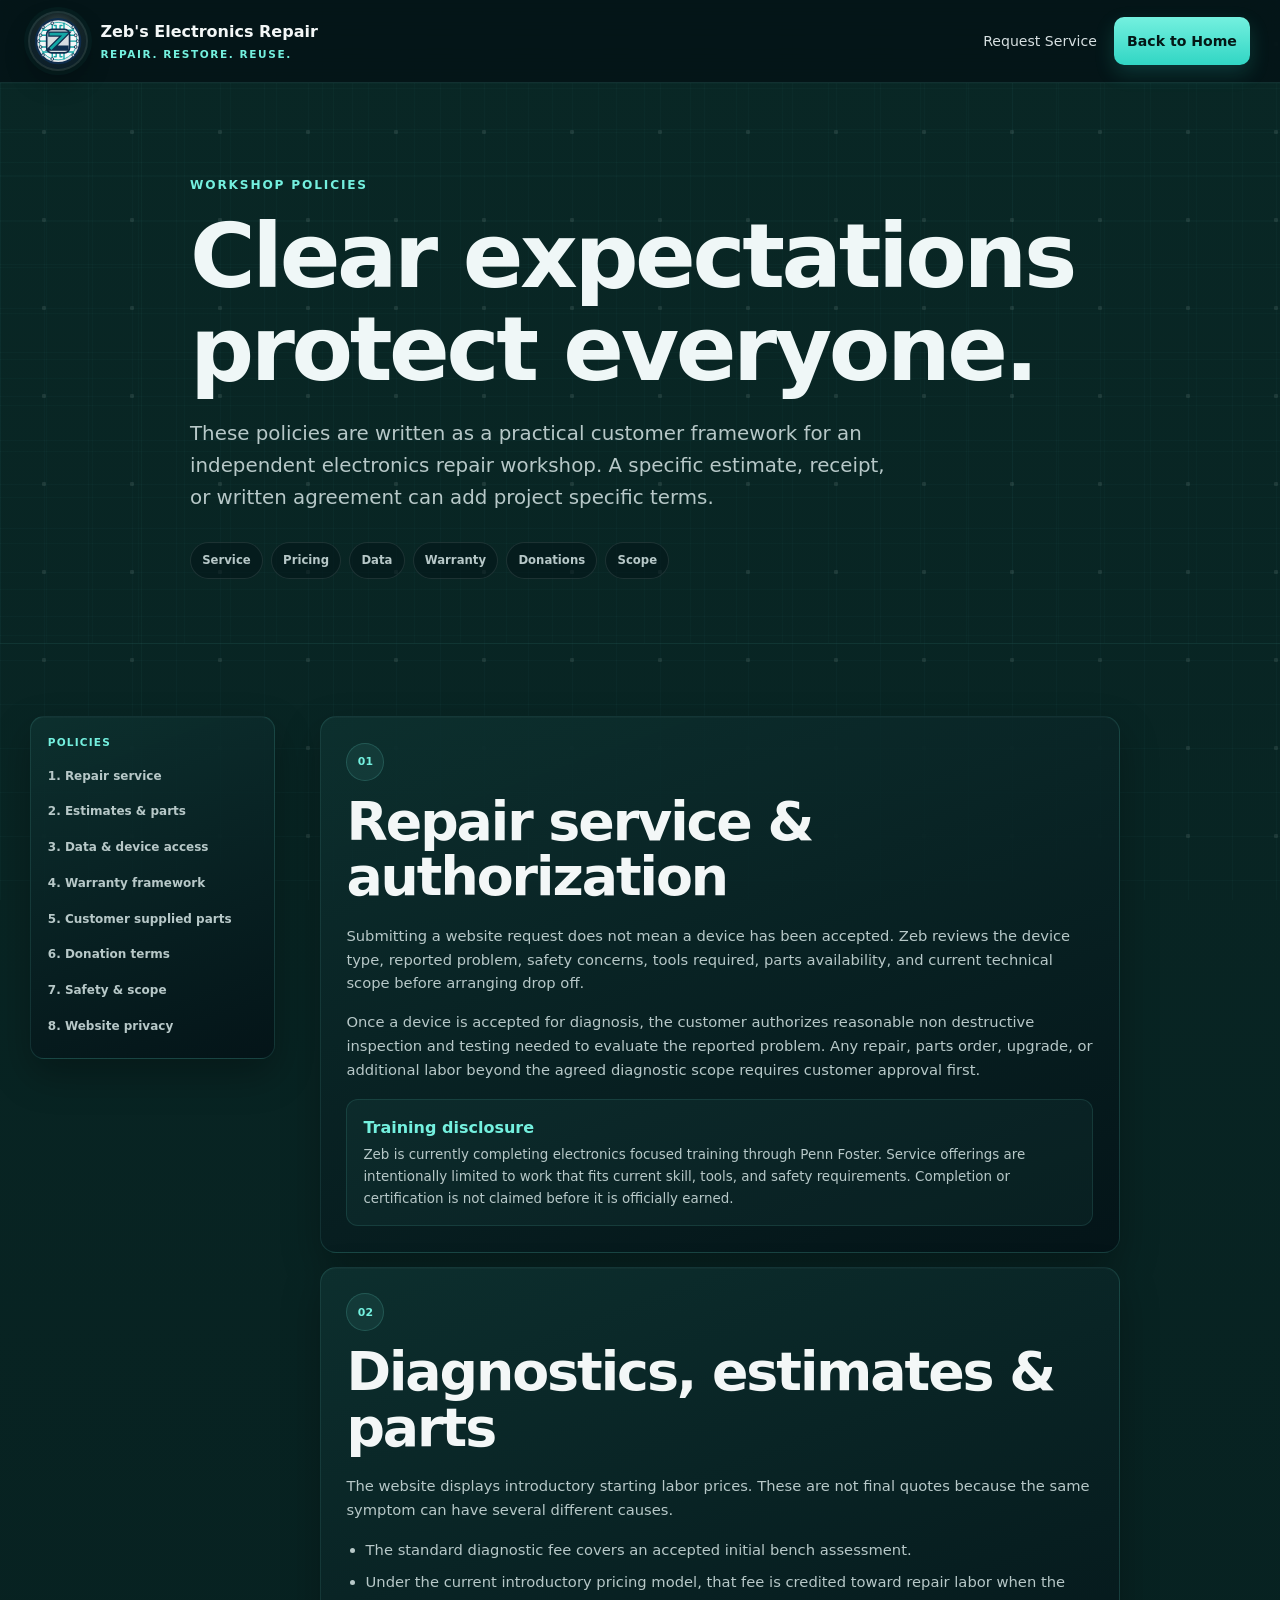
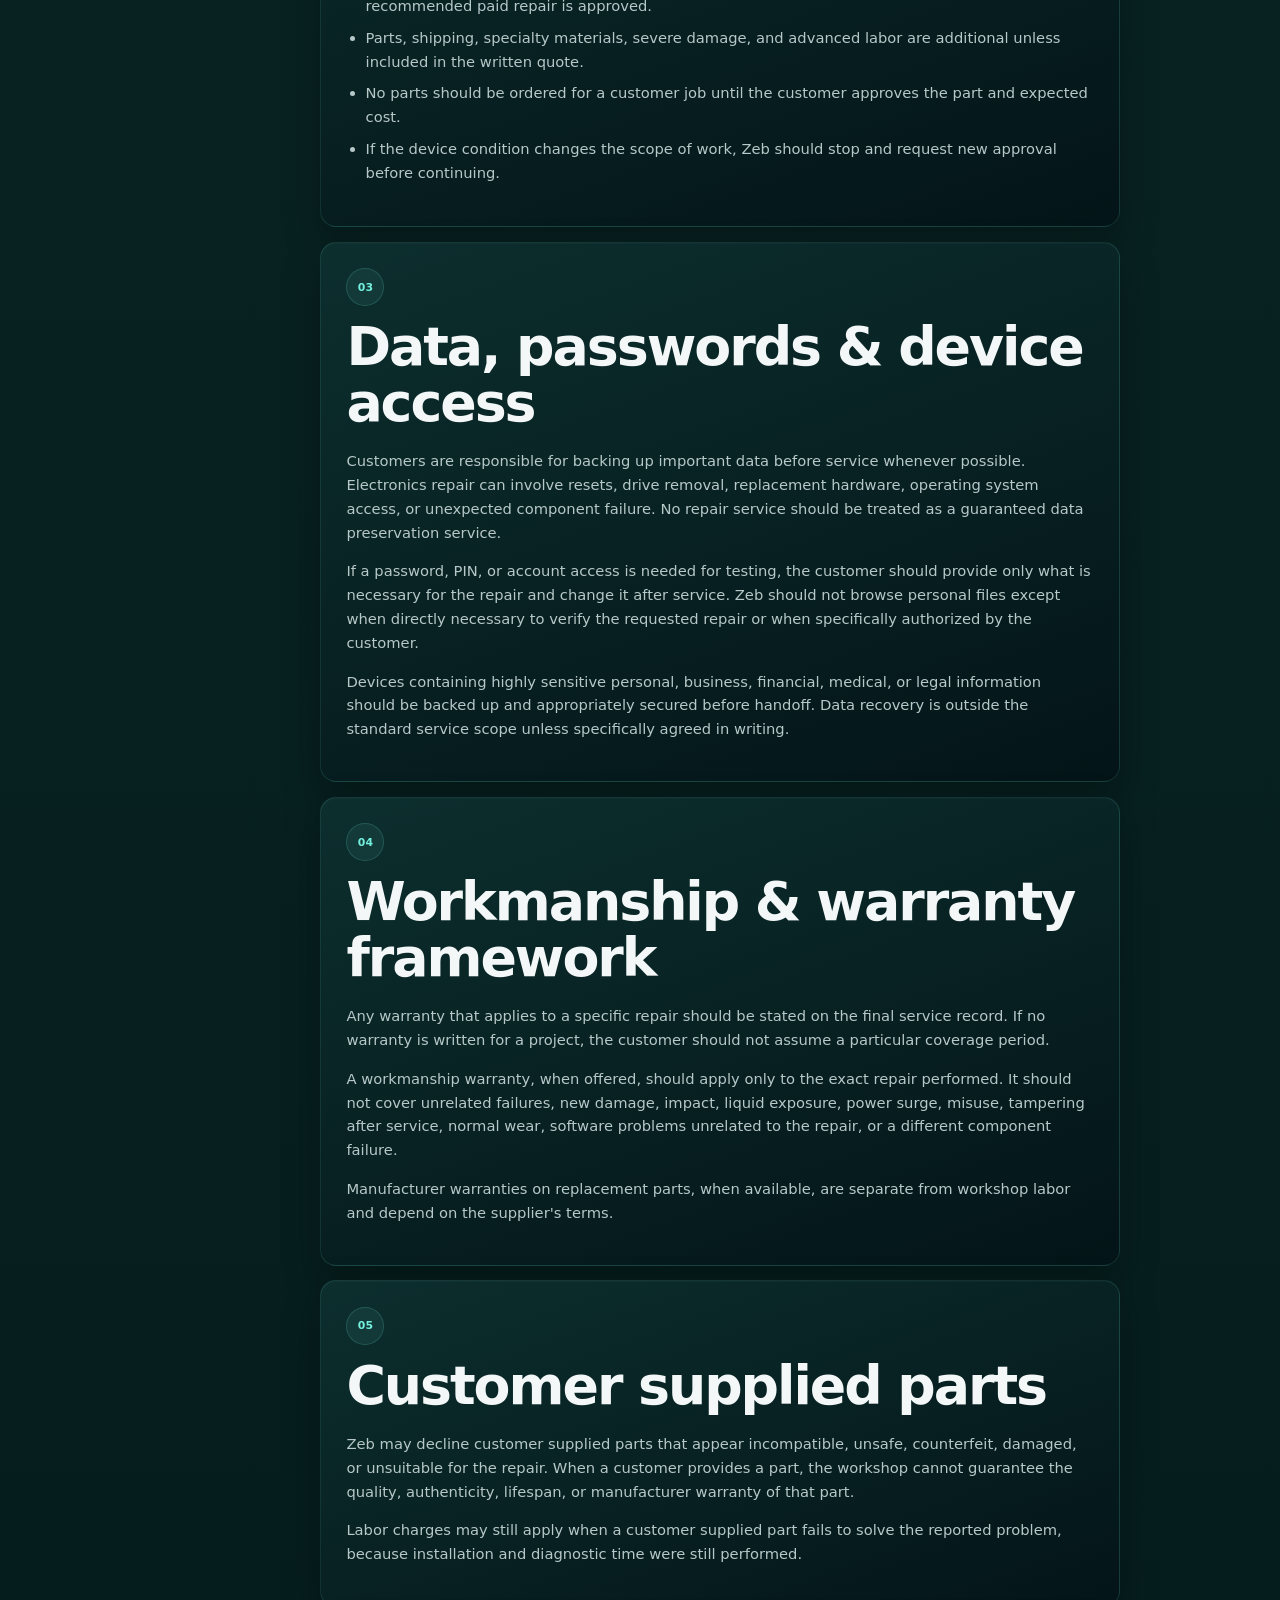
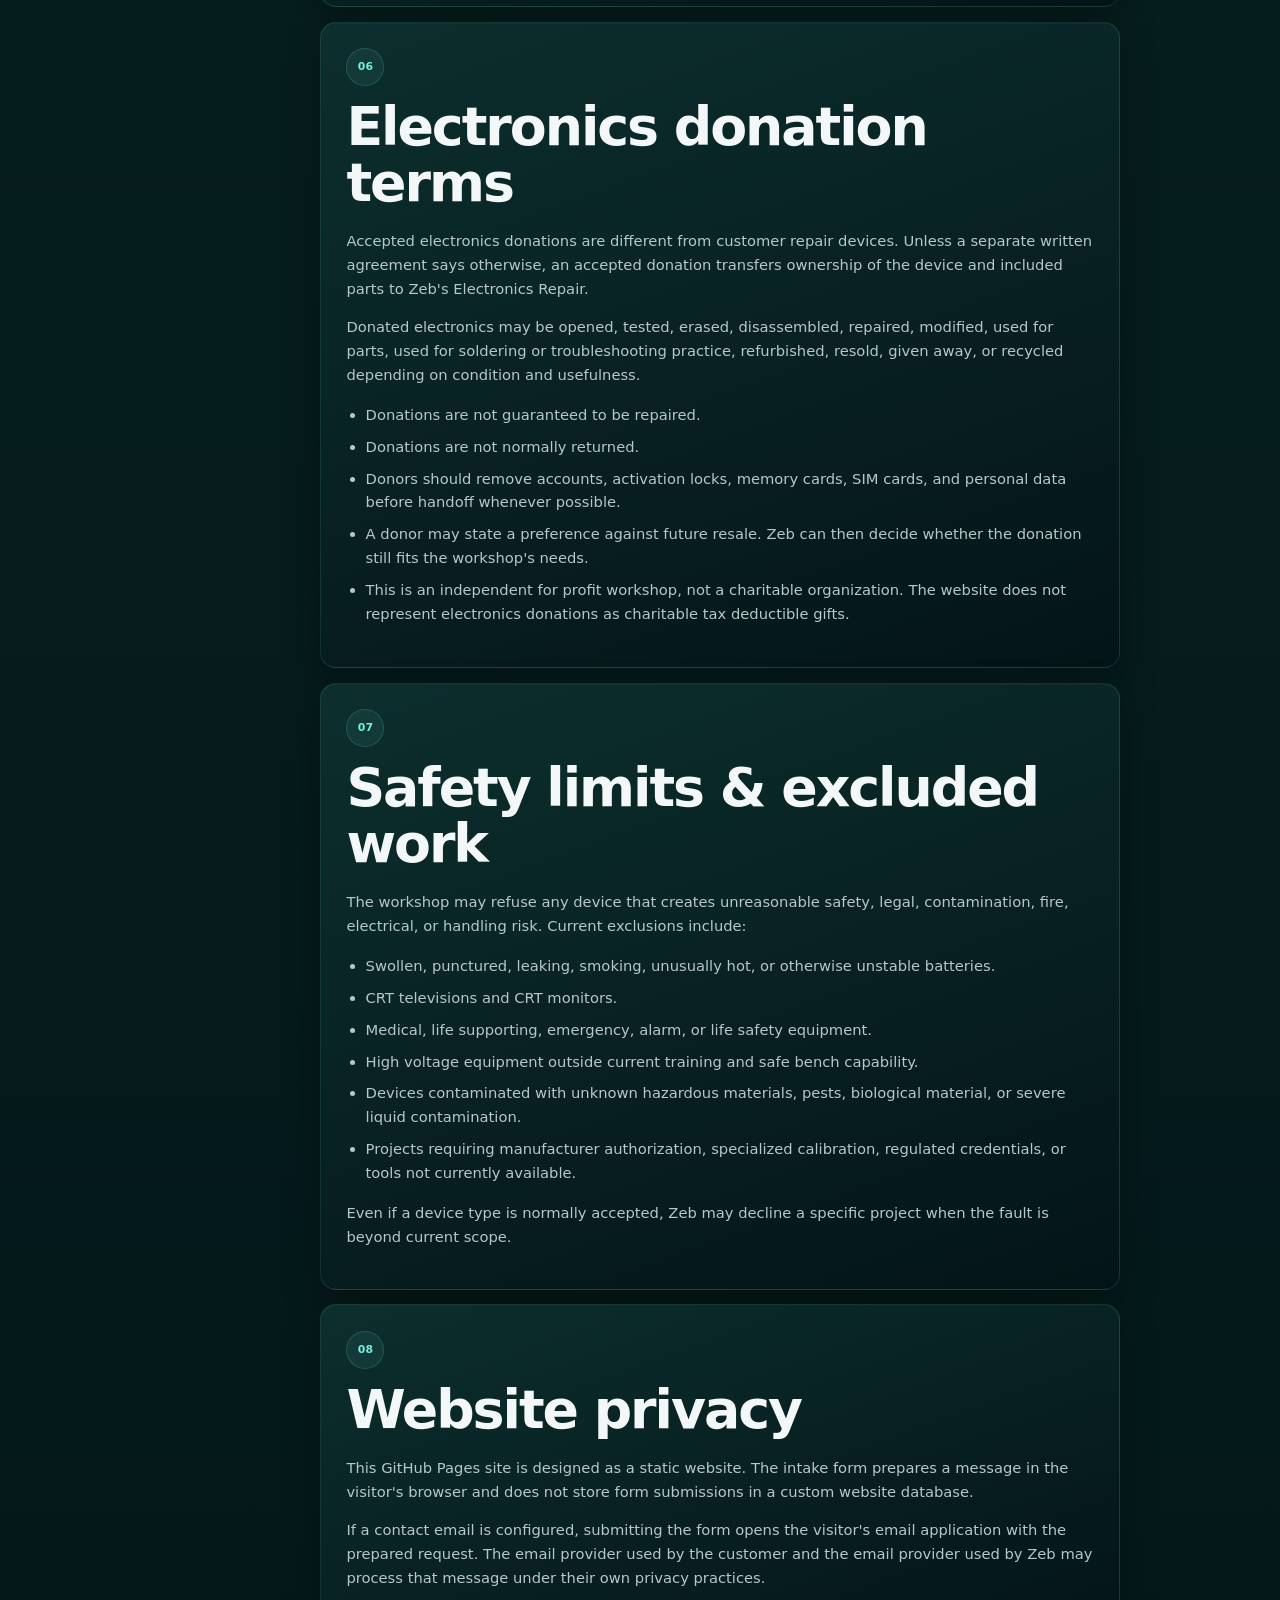
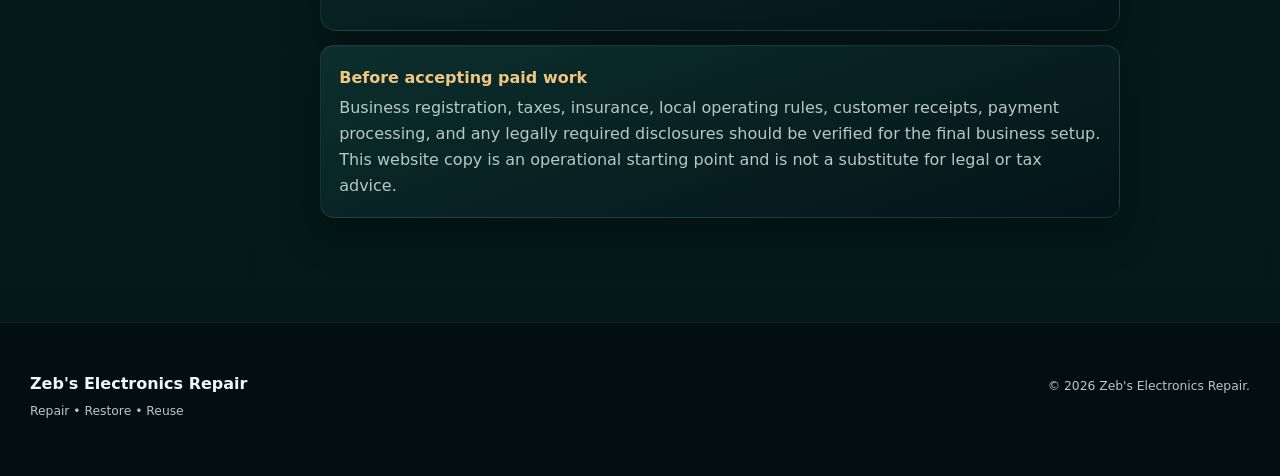
<file: policies.html>
<!DOCTYPE html>

<html lang="en">
<head>
<meta charset="utf-8"/>
<meta content="width=device-width, initial-scale=1" name="viewport"/>
<meta content="#0a2928" name="theme-color"/>
<meta content="Service, data, donation, repair, and workshop policies for Zeb's Electronics Repair." name="description"/>
<title>Service Policies | Zeb's Electronics Repair</title>
<link href="styles.css" rel="stylesheet"/>
</head>
<body class="policy-page">
<a class="skip-link" href="#main">Skip to content</a>
<header class="site-header" id="top">
<div class="container nav-wrap">
<a aria-label="Zeb's Electronics Repair home" class="brand" href="index.html">
<span aria-hidden="true" class="brand-mark brand-mark-image"><svg aria-hidden="true" class="brand-logo-svg" viewbox="0 0 180 180" xmlns="http://www.w3.org/2000/svg">
<circle cx="90" cy="90" fill="#e5e8eb" r="79" stroke="#0f2d4d" stroke-width="8"></circle>
<circle cx="90" cy="90" fill="#f5f7f8" r="67" stroke="#14a6a5" stroke-width="3"></circle>
<g fill="none" stroke="#14a6a5" stroke-linecap="round" stroke-linejoin="round" stroke-width="5">
<path d="M55 51H36v-11"></path><path d="M69 47V26"></path><path d="M83 47V34h-7"></path>
<path d="M125 51h19v-11"></path><path d="M111 47V26"></path><path d="M97 47V34h7"></path>
<path d="M55 129H36v11"></path><path d="M69 133v21"></path><path d="M83 133v13h-7"></path>
<path d="M125 129h19v11"></path><path d="M111 133v21"></path><path d="M97 133v13h7"></path>
<path d="M48 69H27"></path><path d="M46 90H20"></path><path d="M48 111H27"></path>
<path d="M132 69h21"></path><path d="M134 90h26"></path><path d="M132 111h21"></path>
</g>
<g fill="#e5e8eb" stroke="#0f2d4d" stroke-width="3">
<circle cx="36" cy="40" r="5"></circle><circle cx="69" cy="26" r="5"></circle><circle cx="144" cy="40" r="5"></circle>
<circle cx="36" cy="140" r="5"></circle><circle cx="69" cy="154" r="5"></circle><circle cx="144" cy="140" r="5"></circle>
<circle cx="27" cy="69" r="5"></circle><circle cx="20" cy="90" r="5"></circle><circle cx="27" cy="111" r="5"></circle>
<circle cx="153" cy="69" r="5"></circle><circle cx="160" cy="90" r="5"></circle><circle cx="153" cy="111" r="5"></circle>
</g>
<rect fill="#d7dce0" height="84" rx="18" stroke="#0f2d4d" stroke-width="6" width="82" x="49" y="48"></rect>
<path d="M64 65h52L66 115h52" fill="none" stroke="#0f2d4d" stroke-linecap="square" stroke-linejoin="miter" stroke-width="19"></path>
<path d="M64 65h52L66 115" fill="none" stroke="#14a6a5" stroke-linecap="square" stroke-linejoin="miter" stroke-width="10"></path>
</svg></span>
<span class="brand-copy"><strong>Zeb's Electronics Repair</strong><small>Repair. Restore. Reuse.</small></span>
</a>
<nav aria-label="Policy navigation" class="policy-nav">
<a href="index.html#contact">Request Service</a>
<a class="nav-cta" href="index.html">Back to Home</a>
</nav>
</div>
</header>
<main id="main">
<section class="policy-hero">
<div class="container narrow reveal visible">
<p class="eyebrow">Workshop policies</p>
<h1>Clear expectations protect everyone.</h1>
<p class="hero-lead">These policies are written as a practical customer framework for an independent electronics repair workshop. A specific estimate, receipt, or written agreement can add project specific terms.</p>
<div class="policy-jump">
<a href="#service">Service</a><a href="#pricing-policy">Pricing</a><a href="#data">Data</a><a href="#warranty">Warranty</a><a href="#donations">Donations</a><a href="#scope">Scope</a>
</div>
</div>
</section>
<section class="policy-content">
<div class="container policy-layout">
<aside class="policy-sidebar">
<span>Policies</span>
<a href="#service">1. Repair service</a>
<a href="#pricing-policy">2. Estimates &amp; parts</a>
<a href="#data">3. Data &amp; device access</a>
<a href="#warranty">4. Warranty framework</a>
<a href="#customer-parts">5. Customer supplied parts</a>
<a href="#donations">6. Donation terms</a>
<a href="#scope">7. Safety &amp; scope</a>
<a href="#privacy">8. Website privacy</a>
</aside>
<div class="policy-sections">
<section class="policy-block" id="service">
<span class="policy-number">01</span>
<h2>Repair service &amp; authorization</h2>
<p>Submitting a website request does not mean a device has been accepted. Zeb reviews the device type, reported problem, safety concerns, tools required, parts availability, and current technical scope before arranging drop off.</p>
<p>Once a device is accepted for diagnosis, the customer authorizes reasonable non destructive inspection and testing needed to evaluate the reported problem. Any repair, parts order, upgrade, or additional labor beyond the agreed diagnostic scope requires customer approval first.</p>
<div class="policy-callout"><strong>Training disclosure</strong><p>Zeb is currently completing electronics focused training through Penn Foster. Service offerings are intentionally limited to work that fits current skill, tools, and safety requirements. Completion or certification is not claimed before it is officially earned.</p></div>
</section>
<section class="policy-block" id="pricing-policy">
<span class="policy-number">02</span>
<h2>Diagnostics, estimates &amp; parts</h2>
<p>The website displays introductory starting labor prices. These are not final quotes because the same symptom can have several different causes.</p>
<ul>
<li>The standard diagnostic fee covers an accepted initial bench assessment.</li>
<li>Under the current introductory pricing model, that fee is credited toward repair labor when the recommended paid repair is approved.</li>
<li>Parts, shipping, specialty materials, severe damage, and advanced labor are additional unless included in the written quote.</li>
<li>No parts should be ordered for a customer job until the customer approves the part and expected cost.</li>
<li>If the device condition changes the scope of work, Zeb should stop and request new approval before continuing.</li>
</ul>
</section>
<section class="policy-block" id="data">
<span class="policy-number">03</span>
<h2>Data, passwords &amp; device access</h2>
<p>Customers are responsible for backing up important data before service whenever possible. Electronics repair can involve resets, drive removal, replacement hardware, operating system access, or unexpected component failure. No repair service should be treated as a guaranteed data preservation service.</p>
<p>If a password, PIN, or account access is needed for testing, the customer should provide only what is necessary for the repair and change it after service. Zeb should not browse personal files except when directly necessary to verify the requested repair or when specifically authorized by the customer.</p>
<p>Devices containing highly sensitive personal, business, financial, medical, or legal information should be backed up and appropriately secured before handoff. Data recovery is outside the standard service scope unless specifically agreed in writing.</p>
</section>
<section class="policy-block" id="warranty">
<span class="policy-number">04</span>
<h2>Workmanship &amp; warranty framework</h2>
<p>Any warranty that applies to a specific repair should be stated on the final service record. If no warranty is written for a project, the customer should not assume a particular coverage period.</p>
<p>A workmanship warranty, when offered, should apply only to the exact repair performed. It should not cover unrelated failures, new damage, impact, liquid exposure, power surge, misuse, tampering after service, normal wear, software problems unrelated to the repair, or a different component failure.</p>
<p>Manufacturer warranties on replacement parts, when available, are separate from workshop labor and depend on the supplier's terms.</p>
</section>
<section class="policy-block" id="customer-parts">
<span class="policy-number">05</span>
<h2>Customer supplied parts</h2>
<p>Zeb may decline customer supplied parts that appear incompatible, unsafe, counterfeit, damaged, or unsuitable for the repair. When a customer provides a part, the workshop cannot guarantee the quality, authenticity, lifespan, or manufacturer warranty of that part.</p>
<p>Labor charges may still apply when a customer supplied part fails to solve the reported problem, because installation and diagnostic time were still performed.</p>
</section>
<section class="policy-block" id="donations">
<span class="policy-number">06</span>
<h2>Electronics donation terms</h2>
<p>Accepted electronics donations are different from customer repair devices. Unless a separate written agreement says otherwise, an accepted donation transfers ownership of the device and included parts to Zeb's Electronics Repair.</p>
<p>Donated electronics may be opened, tested, erased, disassembled, repaired, modified, used for parts, used for soldering or troubleshooting practice, refurbished, resold, given away, or recycled depending on condition and usefulness.</p>
<ul>
<li>Donations are not guaranteed to be repaired.</li>
<li>Donations are not normally returned.</li>
<li>Donors should remove accounts, activation locks, memory cards, SIM cards, and personal data before handoff whenever possible.</li>
<li>A donor may state a preference against future resale. Zeb can then decide whether the donation still fits the workshop's needs.</li>
<li>This is an independent for profit workshop, not a charitable organization. The website does not represent electronics donations as charitable tax deductible gifts.</li>
</ul>
</section>
<section class="policy-block" id="scope">
<span class="policy-number">07</span>
<h2>Safety limits &amp; excluded work</h2>
<p>The workshop may refuse any device that creates unreasonable safety, legal, contamination, fire, electrical, or handling risk. Current exclusions include:</p>
<ul>
<li>Swollen, punctured, leaking, smoking, unusually hot, or otherwise unstable batteries.</li>
<li>CRT televisions and CRT monitors.</li>
<li>Medical, life supporting, emergency, alarm, or life safety equipment.</li>
<li>High voltage equipment outside current training and safe bench capability.</li>
<li>Devices contaminated with unknown hazardous materials, pests, biological material, or severe liquid contamination.</li>
<li>Projects requiring manufacturer authorization, specialized calibration, regulated credentials, or tools not currently available.</li>
</ul>
<p>Even if a device type is normally accepted, Zeb may decline a specific project when the fault is beyond current scope.</p>
</section>
<section class="policy-block" id="privacy">
<span class="policy-number">08</span>
<h2>Website privacy</h2>
<p>This GitHub Pages site is designed as a static website. The intake form prepares a message in the visitor's browser and does not store form submissions in a custom website database.</p>
<p>If a contact email is configured, submitting the form opens the visitor's email application with the prepared request. The email provider used by the customer and the email provider used by Zeb may process that message under their own privacy practices.</p>
</section>
<div class="policy-footer-note">
<strong>Before accepting paid work</strong>
<p>Business registration, taxes, insurance, local operating rules, customer receipts, payment processing, and any legally required disclosures should be verified for the final business setup. This website copy is an operational starting point and is not a substitute for legal or tax advice.</p>
</div>
</div>
</div>
</section>
</main>
<footer class="site-footer">
<div class="container footer-grid policy-footer-grid">
<div><strong>Zeb's Electronics Repair</strong><p>Repair • Restore • Reuse</p></div>
<div class="footer-small"><p>© <span id="year"></span> Zeb's Electronics Repair.</p></div>
</div>
</footer>
<script src="script.js"></script>
</body>
</html>
</file>
<file: styles.css>
:root {
  --pcb: #0a2928;
  --pcb-deep: #041719;
  --pcb-mid: #0f3735;
  --pcb-light: #174744;
  --navy: #0d2844;
  --navy-2: #173a5f;
  --silver: #d7e0e2;
  --silver-bright: #f3f7f7;
  --silver-dim: #9fb0b3;
  --teal: #31d6c4;
  --teal-bright: #74f0df;
  --teal-dark: #18aa9b;
  --copper: #c99d58;
  --danger: #ff8f82;
  --success: #8bf0b3;
  --text: #eff7f7;
  --muted: #b7c8c8;
  --muted-2: #839a9b;
  --line: rgba(116, 240, 223, 0.14);
  --line-strong: rgba(116, 240, 223, 0.28);
  --panel: rgba(7, 25, 28, 0.86);
  --panel-strong: rgba(5, 20, 24, 0.96);
  --max: 1220px;
  --r: 18px;
  --r-lg: 26px;
  --shadow: 0 28px 70px rgba(0, 0, 0, 0.38);
  --shadow-soft: 0 16px 38px rgba(0, 0, 0, 0.28);
}

* { box-sizing: border-box; }
html { scroll-behavior: smooth; }
body {
  margin: 0;
  min-width: 320px;
  font-family: Inter, ui-sans-serif, system-ui, -apple-system, BlinkMacSystemFont, "Segoe UI", sans-serif;
  color: var(--text);
  background:
    radial-gradient(circle at 10% 5%, rgba(49,214,196,0.08), transparent 24%),
    radial-gradient(circle at 88% 12%, rgba(23,58,95,0.22), transparent 22%),
    linear-gradient(180deg, #0a2928 0%, #071e21 45%, #041719 100%);
  line-height: 1.62;
  -webkit-font-smoothing: antialiased;
  overflow-x: hidden;
}
body::before {
  content: "";
  position: fixed;
  inset: 0;
  pointer-events: none;
  z-index: -2;
  opacity: .52;
  background-image:
    linear-gradient(rgba(116,240,223,.055) 1px, transparent 1px),
    linear-gradient(90deg, rgba(116,240,223,.055) 1px, transparent 1px),
    radial-gradient(circle, rgba(215,224,226,.20) 0 2px, transparent 2.5px);
  background-size: 44px 44px, 44px 44px, 88px 88px;
}
body::after {
  content: "";
  position: fixed;
  inset: 0;
  pointer-events: none;
  z-index: -1;
  background:
    linear-gradient(90deg, transparent 0 11%, rgba(116,240,223,.09) 11% 11.12%, transparent 11.12% 26%, rgba(116,240,223,.07) 26% 26.1%, transparent 26.1% 100%),
    linear-gradient(transparent 0 18%, rgba(116,240,223,.08) 18% 18.1%, transparent 18.1% 42%, rgba(116,240,223,.06) 42% 42.08%, transparent 42.08% 100%);
  opacity: .42;
}
body::selection { background: var(--teal); color: #041412; }
a { color: inherit; }
img, svg { max-width: 100%; }
button, input, textarea, select { font: inherit; }
button { color: inherit; }

.sr-only {
  position: absolute; width: 1px; height: 1px; padding: 0; margin: -1px;
  overflow: hidden; clip: rect(0,0,0,0); white-space: nowrap; border: 0;
}
.skip-link {
  position: fixed; left: 1rem; top: 1rem; z-index: 999;
  padding: .75rem 1rem; border-radius: 10px;
  background: var(--silver-bright); color: var(--navy); font-weight: 900;
  transform: translateY(-180%); transition: .2s ease;
}
.skip-link:focus { transform: translateY(0); }

.container { width: min(calc(100% - 2rem), var(--max)); margin-inline: auto; position: relative; }
.narrow { max-width: 900px; }
.section { position: relative; padding: 7rem 0; }
.section::before {
  content: ""; position: absolute; top: 0; left: 2rem; right: 2rem; height: 1px;
  background: linear-gradient(90deg, transparent, rgba(116,240,223,.24), transparent);
}
.section-shell { position: relative; overflow: hidden; }
.eyebrow {
  display: inline-flex; align-items: center; gap: .55rem; margin: 0 0 .9rem;
  color: var(--teal-bright); font-size: .76rem; font-weight: 900;
  letter-spacing: .15em; text-transform: uppercase;
}
h1,h2,h3 { margin-top: 0; line-height: 1.04; letter-spacing: -.038em; }
h1 { font-size: clamp(3.1rem, 7vw, 6.25rem); margin-bottom: 1.35rem; }
h2 { font-size: clamp(2.2rem, 4.2vw, 4rem); margin-bottom: 1.15rem; }
h3 { font-size: 1.28rem; }
p { margin-top: 0; color: var(--muted); }
.section-heading { max-width: 820px; margin-bottom: 3rem; }
.section-heading::before {
  content: ""; display: block; width: 64px; height: 6px; margin-bottom: 1rem; border-radius: 99px;
  background: linear-gradient(90deg, var(--teal-bright), rgba(116,240,223,.08));
  box-shadow: 0 0 18px rgba(116,240,223,.12);
}
.section-heading.compact { margin-bottom: 0; }
.section-heading > p:last-child { max-width: 760px; font-size: 1.02rem; }

.site-header {
  position: sticky; top: 0; z-index: 120;
  border-bottom: 1px solid rgba(116,240,223,.12);
  background: rgba(4,18,22,.84); backdrop-filter: blur(18px);
}
.nav-wrap { min-height: 82px; display: flex; align-items: center; justify-content: space-between; gap: 1rem; }
.brand { display: inline-flex; align-items: center; gap: .9rem; text-decoration: none; min-width: 0; }
.brand-mark {
  width: 56px; height: 56px; flex: 0 0 auto; display: grid; place-items: center; padding: .18rem; border-radius: 50%;
  background: radial-gradient(circle at 50% 34%, rgba(255,255,255,.30), rgba(215,224,226,.08) 44%, rgba(13,40,68,.42) 92%);
  box-shadow: 0 0 0 2px rgba(215,224,226,.13), 0 0 0 6px rgba(49,214,196,.045), 0 12px 26px rgba(0,0,0,.27);
}
.brand-logo-svg { display: block; width: 100%; height: auto; }
.brand-copy { min-width: 0; }
.brand-copy strong,.brand-copy small { display: block; }
.brand-copy strong { color: var(--silver-bright); font-size: 1rem; font-weight: 900; white-space: nowrap; }
.brand-copy small { margin-top: .1rem; color: var(--teal-bright); font-size: .66rem; font-weight: 850; letter-spacing: .15em; text-transform: uppercase; }
.site-nav,.policy-nav { display: flex; align-items: center; gap: .25rem; min-width: 0; }
.site-nav a,.policy-nav a {
  text-decoration: none; color: var(--silver); font-size: .88rem; padding: .78rem .82rem; border-radius: 10px;
  transition: background .2s ease,color .2s ease;
}
.site-nav a:hover,.policy-nav a:hover { color: white; background: rgba(116,240,223,.07); }
.site-nav .nav-cta,.policy-nav .nav-cta {
  background: linear-gradient(180deg,var(--teal-bright),var(--teal)); color: #041716; font-weight: 900;
  box-shadow: 0 8px 20px rgba(49,214,196,.18);
}
.menu-button { display: none; width: 46px; height: 46px; padding: 10px; border: 0; border-radius: 10px; background: transparent; }
.menu-button span:not(.sr-only) { display: block; width: 100%; height: 2px; margin: 5px 0; background: var(--silver-bright); }

.hero { min-height: 820px; display: grid; align-items: center; padding: 7rem 0 6rem; }
.circuit-grid { position: absolute; inset: 0; pointer-events: none; overflow: hidden; }
.circuit-grid::before {
  content: ""; position: absolute; inset: 0; opacity: .62;
  background-image:
    linear-gradient(rgba(116,240,223,.055) 1px,transparent 1px),
    linear-gradient(90deg,rgba(116,240,223,.055) 1px,transparent 1px),
    radial-gradient(circle at 18% 25%, rgba(215,224,226,.18) 0 5px, transparent 6px),
    radial-gradient(circle at 84% 22%, rgba(215,224,226,.16) 0 5px, transparent 6px),
    radial-gradient(circle at 72% 75%, rgba(215,224,226,.12) 0 5px, transparent 6px);
  background-size: 48px 48px,48px 48px,100% 100%,100% 100%,100% 100%;
  mask-image: linear-gradient(to bottom,#000,transparent 96%);
}
.circuit-grid::after {
  content: ""; position: absolute; width: 58%; height: 2px; left: -12%; top: 32%;
  background: linear-gradient(90deg,transparent,var(--teal-bright),transparent);
  opacity: .28; transform: rotate(-11deg); filter: blur(.2px);
  animation: tracePulse 6s ease-in-out infinite;
}
.hero-grid { display: grid; grid-template-columns: minmax(0,1.04fr) minmax(330px,.96fr); gap: 3.6rem; align-items: center; }
.hero-copy { min-width: 0; }
.hero-tagline { margin: 0 0 .85rem; color: var(--teal-bright); font-size: clamp(1.35rem,2.6vw,2rem); font-weight: 900; letter-spacing: -.025em; }
.hero h1 span { color: var(--teal-bright); }
.hero-lead { max-width: 700px; font-size: clamp(1.05rem,2vw,1.24rem); }
.hero-actions { display: flex; flex-wrap: wrap; gap: .85rem; margin: 2rem 0 2.3rem; }
.button {
  display: inline-flex; align-items: center; justify-content: center; min-height: 50px; padding: .86rem 1.22rem;
  border-radius: 10px; border: 1px solid transparent; text-decoration: none; text-align: center; font-weight: 900;
  cursor: pointer; transition: transform .2s ease,box-shadow .2s ease,border-color .2s ease,background .2s ease;
}
.button:hover { transform: translateY(-2px); }
.button.primary { background: linear-gradient(180deg,var(--teal-bright),var(--teal)); color: #041716; box-shadow: 0 12px 30px rgba(49,214,196,.2); }
.button.secondary { background: rgba(215,224,226,.055); border-color: rgba(215,224,226,.14); color: var(--silver-bright); }
.button.secondary:hover { border-color: rgba(116,240,223,.30); background: rgba(116,240,223,.07); }
.small-button { min-height: 44px; font-size: .86rem; }
.status-dot,.live-light { width: 9px; height: 9px; border-radius: 50%; background: var(--success); box-shadow: 0 0 15px rgba(139,240,179,.7); flex: 0 0 auto; }
.hero-proof { display: grid; grid-template-columns: repeat(3,minmax(0,1fr)); gap: .85rem; }
.hero-proof > div {
  min-width: 0; padding: 1rem; border: 1px solid rgba(116,240,223,.13); border-radius: 12px;
  background: rgba(5,21,24,.72); box-shadow: inset 0 1px 0 rgba(255,255,255,.025);
}
.hero-proof strong,.hero-proof span { display: block; }
.hero-proof strong { color: var(--silver-bright); font-size: .88rem; }
.hero-proof span { margin-top: .28rem; color: var(--muted); font-size: .76rem; line-height: 1.4; }
.hero-panel { min-height: 560px; display: grid; place-items: center; position: relative; isolation: isolate; min-width: 0; }
.panel-glow { position: absolute; width: 430px; height: 430px; border-radius: 50%; background: radial-gradient(circle,rgba(49,214,196,.18),rgba(49,214,196,.025) 58%,transparent 74%); filter: blur(20px); }
.brand-showcase {
  position: relative; width: min(100%,500px); min-height: 480px; display: grid; place-items: center; padding: 2.2rem;
  border: 1px solid rgba(116,240,223,.17); border-radius: 24px;
  background:
    linear-gradient(rgba(116,240,223,.06) 1px,transparent 1px),
    linear-gradient(90deg,rgba(116,240,223,.06) 1px,transparent 1px),
    radial-gradient(circle at 50% 46%,rgba(49,214,196,.11),transparent 36%),
    linear-gradient(160deg,rgba(15,55,53,.92),rgba(4,19,23,.98));
  background-size: 38px 38px,38px 38px,auto,auto;
  box-shadow: var(--shadow),inset 0 0 0 1px rgba(215,224,226,.035);
}
.brand-showcase::before,.brand-showcase::after,
.service-card::before,.service-card::after,.price-card::before,.price-card::after,
.donation-card::before,.donation-card::after,.project-placeholder::before,.project-placeholder::after,.contact-form::before,.contact-form::after {
  content: ""; position: absolute; top: 18px; bottom: 18px; width: 9px;
  background-image: repeating-linear-gradient(to bottom,rgba(215,224,226,.52) 0 7px,transparent 7px 13px);
  opacity: .40;
}
.brand-showcase::before,.service-card::before,.price-card::before,.donation-card::before,.project-placeholder::before,.contact-form::before { left: -9px; }
.brand-showcase::after,.service-card::after,.price-card::after,.donation-card::after,.project-placeholder::after,.contact-form::after { right: -9px; }
.emblem-ring { display: grid; justify-items: center; gap: .82rem; text-align: center; }
.showcase-mark { width: min(100%,270px); filter: drop-shadow(0 18px 28px rgba(0,0,0,.28)); }
.showcase-kicker { color: var(--silver); font-size: .7rem; font-weight: 900; letter-spacing: .16em; }
.emblem-tagline { color: var(--teal-bright); font-size: 1.65rem; }
.emblem-services { color: var(--muted); font-size: .88rem; }
.floating-chip {
  position: absolute; padding: .55rem .78rem; border-radius: 8px; border: 1px solid rgba(215,224,226,.15);
  background: linear-gradient(180deg,rgba(19,61,59,.98),rgba(5,24,27,.98)); color: var(--silver-bright);
  font-size: .71rem; font-weight: 900; letter-spacing: .11em; box-shadow: var(--shadow-soft);
}
.chip-one { left: -2px; top: 88px; transform: rotate(-5deg); }
.chip-two { right: -4px; top: 160px; transform: rotate(4deg); }
.chip-three { right: 18px; bottom: 74px; transform: rotate(-3deg); }

.trust-strip { position: relative; border-block: 1px solid rgba(116,240,223,.09); background: rgba(4,18,22,.52); }
.trust-grid { display: grid; grid-template-columns: repeat(4,minmax(0,1fr)); }
.trust-grid > div { min-width: 0; padding: 1.28rem 1.1rem; display: grid; grid-template-columns: auto 1fr; grid-template-rows: auto auto; gap: .1rem .7rem; border-right: 1px solid rgba(116,240,223,.10); }
.trust-grid > div:last-child { border-right: 0; }
.trust-grid span { grid-row: 1 / 3; color: var(--teal-bright); font-size: .73rem; font-weight: 900; }
.trust-grid strong { color: var(--silver-bright); font-size: .88rem; }
.trust-grid small { color: var(--muted); font-size: .74rem; line-height: 1.4; }

.card-grid { display: grid; gap: 1rem; }
.services-grid { grid-template-columns: repeat(3,minmax(0,1fr)); }
.service-card,.price-card,.donation-card,.contact-form,.project-placeholder,.policy-sidebar,.policy-block,.scope-banner,.pricing-note,.pricing-disclaimer,.donation-rules > div,.contact-status,.credential-card,.donation-options,.accordion details,.cta-card,.contact-cards > div,.value-stack article,.about-points > div,.policy-footer-note {
  background: linear-gradient(160deg,rgba(13,48,47,.95),rgba(4,20,24,.96));
  border: 1px solid rgba(116,240,223,.13);
  box-shadow: var(--shadow-soft),inset 0 1px 0 rgba(255,255,255,.025);
}
.service-card,.price-card,.donation-card,.project-placeholder,.contact-form { position: relative; overflow: visible; }
.service-card {
  display: flex; flex-direction: column; min-height: 390px; min-width: 0; padding: 1.55rem; border-radius: var(--r);
  transition: transform .2s ease,border-color .2s ease,box-shadow .2s ease;
}
.service-card:hover,.price-card:hover,.project-placeholder:hover { transform: translateY(-4px); border-color: rgba(116,240,223,.24); box-shadow: 0 22px 48px rgba(0,0,0,.38); }
.service-top { display: flex; align-items: center; justify-content: space-between; gap: .85rem; margin-bottom: 1.1rem; }
.service-symbol { width: 46px; height: 46px; flex: 0 0 auto; display: grid; place-items: center; border-radius: 9px; background: linear-gradient(180deg,rgba(215,224,226,.14),rgba(215,224,226,.04)); color: var(--teal-bright); border: 1px solid rgba(215,224,226,.08); }
.service-tag { color: var(--silver); border: 1px solid rgba(215,224,226,.12); border-radius: 999px; padding: .3rem .55rem; font-size: .61rem; font-weight: 900; text-transform: uppercase; letter-spacing: .08em; background: rgba(13,40,68,.38); }
.service-card h3,.price-card strong,.donation-card h3,.project-placeholder strong,.process-step h3,.value-stack strong,.contact-form label,.form-head strong,.contact-cards strong,.credential-card strong,.about-points strong,.policy-block h2,.cta-card h2 { color: var(--silver-bright); }
.mini-list { display: grid; gap: .38rem; padding: 0; margin: 0 0 1.5rem; list-style: none; color: var(--muted); font-size: .82rem; }
.mini-list li::before { content: "✓"; color: var(--teal-bright); margin-right: .5rem; font-weight: 900; }
.service-card > a,.text-link,.price-link,.scope-banner > a,.footer-links a,.policy-sidebar a,.text-button { color: var(--teal-bright); text-decoration: none; font-weight: 850; }
.service-card > a { margin-top: auto; font-size: .84rem; }
.service-card > a span,.text-link span { display: inline-block; transition: transform .2s ease; }
.service-card > a:hover span,.text-link:hover span { transform: translateX(3px); }
.scope-banner { margin-top: 1.2rem; padding: 1.1rem 1.2rem; display: flex; align-items: center; justify-content: space-between; gap: 1rem; border-radius: 14px; background: linear-gradient(160deg,rgba(64,45,17,.52),rgba(28,20,8,.64)); border-color: rgba(201,157,88,.22); }
.scope-banner > div { display: flex; align-items: flex-start; gap: .75rem; min-width: 0; }
.scope-icon { width: 32px; height: 32px; flex: 0 0 auto; display: grid; place-items: center; border-radius: 50%; background: rgba(201,157,88,.12); color: #f0c680; font-weight: 900; }
.scope-banner strong { color: #f0c680; }
.scope-banner p { margin: .1rem 0 0; color: #ddcfb7; font-size: .83rem; }
.scope-banner > a { flex: 0 0 auto; color: #f0c680; font-size: .82rem; }

.pricing-head { display: grid; grid-template-columns: minmax(0,1.1fr) minmax(280px,.65fr); gap: 3rem; align-items: end; margin-bottom: 3rem; }
.pricing-note,.pricing-disclaimer,.donation-rules > div,.contact-status,.credential-card,.donation-options,.contact-cards > div,.value-stack article,.about-points > div,.policy-footer-note { border-radius: 14px; padding: 1.15rem; }
.pricing-note strong,.price small,.price-link,.donation-rules span,.credential-card span,.contact-cards span,.option-title,.form-head span,.policy-sidebar > span,.policy-number,.project-placeholder > span,.donation-card.good h3 span,.about-points span { color: var(--teal-bright); }
.pricing-note p,.pricing-disclaimer p,.donation-rules p,.contact-status p,.credential-card p,.contact-cards p,.value-stack p,.about-points p,.policy-footer-note p { margin: .26rem 0 0; }
.price-grid { display: grid; grid-template-columns: repeat(3,minmax(0,1fr)); gap: 1rem; }
.price-card { display: flex; flex-direction: column; min-height: 410px; min-width: 0; padding: 1.5rem; border-radius: var(--r); }
.price-card.featured { background: linear-gradient(160deg,rgba(17,57,65,.98),rgba(4,20,24,.98)); border-color: rgba(116,240,223,.23); }
.popular-ribbon { position: absolute; right: 0; top: 0; padding: .46rem .68rem; border-radius: 0 var(--r) 0 10px; background: linear-gradient(180deg,var(--teal-bright),var(--teal)); color: #041716; font-size: .6rem; font-weight: 900; letter-spacing: .08em; text-transform: uppercase; }
.price-label { color: var(--silver); font-size: .7rem; font-weight: 850; text-transform: uppercase; letter-spacing: .1em; }
.price { display: flex; align-items: baseline; gap: .12rem; margin: 1rem 0 .45rem; }
.price strong { font-size: 3.8rem; line-height: 1; letter-spacing: -.08em; }
.price small { font-size: .84rem; font-weight: 900; }
.price-card ul { list-style: none; padding: 0; margin: .6rem 0 1.4rem; display: grid; gap: .46rem; color: var(--muted); font-size: .82rem; }
.price-card li::before { content: "•"; color: var(--teal-bright); margin-right: .5rem; }
.price-link { margin-top: auto; min-height: 44px; display: grid; place-items: center; text-align: center; border: 1px solid rgba(116,240,223,.18); border-radius: 9px; background: rgba(116,240,223,.055); font-size: .81rem; }
.pricing-disclaimer { margin-top: 1.2rem; display: flex; gap: .7rem; }
.pricing-disclaimer strong { color: var(--silver-bright); flex: 0 0 auto; }

.value-grid { display: grid; grid-template-columns: minmax(0,.82fr) minmax(0,1.18fr); gap: 4rem; align-items: start; }
.value-stack { display: grid; gap: .9rem; }
.value-stack article { display: grid; grid-template-columns: 52px 1fr; gap: .9rem; }
.value-stack article > span { width: 38px; height: 38px; display: grid; place-items: center; border-radius: 50%; background: rgba(116,240,223,.08); color: var(--teal-bright); font-size: .75rem; font-weight: 900; }

.donation-grid { display: grid; grid-template-columns: minmax(0,.88fr) minmax(0,1.12fr); gap: 4rem; align-items: start; }
.large-copy { font-size: 1.06rem; margin-bottom: 1.7rem; }
.donation-actions { display: flex; flex-wrap: wrap; align-items: center; gap: 1rem; }
.small-print { margin-top: 1.2rem; color: var(--muted-2); font-size: .74rem; }
.donation-cards { display: grid; gap: .9rem; }
.donation-card { padding: 1.4rem; border-radius: var(--r); }
.donation-card h3 { display: flex; align-items: center; gap: .5rem; font-size: 1.06rem; margin-bottom: .9rem; }
.donation-card.avoid h3 span { color: var(--danger); }
.donation-card ul { margin: 0; padding-left: 1.2rem; color: var(--muted); font-size: .88rem; }
.donation-card li + li { margin-top: .45rem; }
.donation-rules { margin-top: 2rem; display: grid; grid-template-columns: repeat(4,minmax(0,1fr)); gap: .9rem; }
.donation-rules > div { min-width: 0; }
.donation-rules span { font-weight: 900; }
.donation-rules strong { display: block; margin-top: .45rem; color: var(--silver-bright); }

.process-line { height: 2px; width: 100%; margin-bottom: 1rem; background: rgba(215,224,226,.07); overflow: hidden; }
.process-line span { display: block; width: 58%; height: 100%; background: linear-gradient(90deg,transparent,var(--teal-bright),transparent); }
.process-grid { display: grid; grid-template-columns: repeat(4,minmax(0,1fr)); gap: .9rem; }
.process-grid.five { grid-template-columns: repeat(5,minmax(0,1fr)); }
.process-step { min-width: 0; padding: 1.4rem 1.1rem; border: 1px solid rgba(116,240,223,.11); border-radius: 12px; background: rgba(5,22,25,.56); }
.process-step > span { display: block; color: var(--teal-bright); font-size: 1.4rem; font-weight: 950; opacity: .5; }
.process-step h3 { margin: .8rem 0 .4rem; }
.process-step p { margin-bottom: 0; font-size: .82rem; }

.about-grid { display: grid; grid-template-columns: minmax(0,.9fr) minmax(0,1.1fr); gap: 4rem; align-items: center; }
.about-visual { min-height: 500px; display: grid; place-items: center; }
.board {
  position: relative; width: min(100%,460px); aspect-ratio: 1; border-radius: 22px; overflow: hidden;
  border: 1px solid rgba(116,240,223,.16); box-shadow: var(--shadow);
  background:
    linear-gradient(rgba(116,240,223,.065) 1px,transparent 1px),
    linear-gradient(90deg,rgba(116,240,223,.065) 1px,transparent 1px),
    radial-gradient(circle at 15% 20%,rgba(215,224,226,.18) 0 5px,transparent 6px),
    radial-gradient(circle at 82% 18%,rgba(215,224,226,.14) 0 5px,transparent 6px),
    radial-gradient(circle at 84% 80%,rgba(215,224,226,.12) 0 5px,transparent 6px),
    linear-gradient(145deg,rgba(16,61,58,.98),rgba(4,19,23,1));
  background-size: 34px 34px,34px 34px,100% 100%,100% 100%,100% 100%,auto;
}
.board::before { content: ""; position: absolute; inset: 22px; border: 1px solid rgba(116,240,223,.10); border-radius: 16px; }
.board-title { position: absolute; left: 1.4rem; top: 1.2rem; color: var(--silver); font-size: .66rem; font-weight: 900; letter-spacing: .14em; }
.trace { position: absolute; height: 2px; background: linear-gradient(90deg,transparent,rgba(116,240,223,.78),transparent); transform-origin: left center; }
.t1 { width: 210px; left: 22px; top: 184px; transform: rotate(22deg); }
.t2 { width: 235px; left: 214px; top: 292px; transform: rotate(-18deg); }
.t3 { width: 220px; left: 84px; top: 360px; transform: rotate(-54deg); }
.node { position: absolute; width: 10px; height: 10px; border-radius: 50%; background: var(--teal-bright); box-shadow: 0 0 15px rgba(116,240,223,.6); animation: nodePulse 3.2s ease-in-out infinite; }
.n1 { left: 78px; top: 204px; }.n2 { right: 90px; top: 236px; animation-delay:.5s; }.n3 { left: 130px; bottom: 98px; animation-delay:1s; }.n4 { right: 110px; bottom: 118px; animation-delay:1.5s; }
.chip-core { position: absolute; left: 50%; top: 50%; transform: translate(-50%,-50%); width: 160px; height: 160px; display: grid; place-items: center; align-content: center; gap: .2rem; border-radius: 18px; background: linear-gradient(180deg,rgba(17,58,58,.98),rgba(4,21,24,.98)); border: 1px solid rgba(215,224,226,.15); box-shadow: inset 0 0 0 2px rgba(116,240,223,.07),0 22px 44px rgba(0,0,0,.27); }
.chip-core::before,.chip-core::after { content: ""; position: absolute; top: 14px; bottom: 14px; width: 10px; background-image: repeating-linear-gradient(to bottom,rgba(215,224,226,.5) 0 7px,transparent 7px 13px); }
.chip-core::before { left: -10px; }.chip-core::after { right: -10px; }
.chip-core strong { color: var(--teal-bright); font-size: 4rem; line-height: 1; }
.chip-core small { color: var(--silver); font-size: .6rem; font-weight: 800; letter-spacing: .15em; }
.board-chip { position: absolute; padding: .34rem .5rem; border: 1px solid rgba(215,224,226,.12); border-radius: 6px; background: rgba(13,40,68,.44); color: var(--teal-bright); font-size: .55rem; font-weight: 900; letter-spacing: .08em; }
.bc1 { left: 42px; bottom: 58px; }.bc2 { right: 46px; top: 84px; }.bc3 { right: 52px; bottom: 48px; }
.about-copy > p:not(.eyebrow) { font-size: 1rem; }
.credential-card { display: grid; grid-template-columns: auto 1fr; gap: .85rem; margin-top: 1.5rem; }
.credential-icon { width: 42px; height: 42px; display: grid; place-items: center; border-radius: 50%; background: rgba(116,240,223,.08); color: var(--teal-bright); font-weight: 900; }
.credential-card span,.credential-card strong { display: block; }
.credential-card span,.contact-cards span { font-size: .67rem; font-weight: 850; letter-spacing: .09em; text-transform: uppercase; }
.about-points { margin-top: 1.2rem; display: grid; gap: .75rem; }
.about-points > div { display: grid; grid-template-columns: auto 1fr; gap: .65rem; }
.about-points span { font-weight: 950; }
.about-points p { font-size: .84rem; }

.project-header { display: flex; align-items: end; justify-content: space-between; gap: 1.4rem; flex-wrap: wrap; margin-bottom: 2rem; }
.project-grid { display: grid; grid-template-columns: repeat(3,minmax(0,1fr)); gap: .9rem; }
.project-placeholder { min-height: 205px; display: flex; flex-direction: column; justify-content: space-between; min-width: 0; padding: 1.3rem; border-radius: var(--r); }
.project-placeholder > span { font-size: 2.2rem; font-weight: 950; }

.faq-grid { display: grid; grid-template-columns: minmax(0,.84fr) minmax(0,1.16fr); gap: 4rem; align-items: start; }
.accordion { display: grid; gap: .7rem; }
.accordion details { border-radius: 12px; overflow: hidden; }
summary { list-style: none; cursor: pointer; position: relative; padding: 1.05rem 3rem 1.05rem 1.1rem; color: var(--silver-bright); font-weight: 850; }
summary::-webkit-details-marker { display: none; }
summary::after { content: "+"; position: absolute; right: 1rem; top: 50%; transform: translateY(-50%); color: var(--teal-bright); font-size: 1.35rem; }
details[open] summary::after { content: "×"; }
details p { margin: 0; padding: 0 1.1rem 1.05rem; font-size: .88rem; }

.contact-grid { display: grid; grid-template-columns: minmax(0,.78fr) minmax(0,1.22fr); gap: 4rem; align-items: start; }
.contact-cards { display: grid; gap: .75rem; margin-top: 1.8rem; }
.contact-status { margin-top: .9rem; display: flex; align-items: flex-start; gap: .75rem; }
.contact-status .status-dot { margin-top: .35rem; }
.contact-status strong { color: var(--silver-bright); }
.contact-form { padding: 1.55rem; border-radius: 20px; }
.form-head { display: grid; gap: .1rem; margin-bottom: 1.2rem; padding-bottom: .9rem; border-bottom: 1px solid rgba(116,240,223,.11); }
.form-head span { font-size: .65rem; font-weight: 900; letter-spacing: .13em; }
.contact-form label { display: grid; gap: .42rem; margin-bottom: .95rem; min-width: 0; font-size: .84rem; font-weight: 700; }
.field-row { display: grid; grid-template-columns: 1fr 1fr; gap: .9rem; }
input,textarea,select { width: 100%; min-width: 0; padding: .8rem .85rem; border: 1px solid rgba(215,224,226,.12); border-radius: 9px; background: rgba(2,11,13,.5); color: var(--silver-bright); outline: none; }
input::placeholder,textarea::placeholder { color: var(--muted-2); }
input:focus,textarea:focus,select:focus { border-color: rgba(116,240,223,.42); box-shadow: 0 0 0 4px rgba(116,240,223,.07); }
textarea { resize: vertical; }
.check-row { grid-template-columns: auto 1fr !important; align-items: start; gap: .65rem !important; font-weight: 500 !important; color: var(--muted) !important; }
.check-row input { width: 18px; height: 18px; margin-top: .14rem; accent-color: var(--teal); }
.donation-options { margin: .6rem 0 .95rem; }
.option-title { margin: 0 0 .7rem; font-size: .73rem; font-weight: 850; letter-spacing: .09em; text-transform: uppercase; }
.submit-button { width: 100%; border: 0; }
.form-note { margin-bottom: 0; text-align: center; color: var(--muted-2); font-size: .72rem; }
.form-result { margin-top: .9rem; padding: .95rem; border: 1px solid rgba(116,240,223,.14); border-radius: 10px; background: rgba(116,240,223,.05); }
.form-result p { margin: .3rem 0 .7rem; white-space: pre-wrap; font-size: .8rem; }
.result-actions { display: flex; flex-wrap: wrap; gap: .9rem; }
.text-button { border: 0; padding: 0; background: transparent; cursor: pointer; font-size: .8rem; }

.cta-section { padding: 0 0 6.5rem; }
.cta-card { display: flex; align-items: center; justify-content: space-between; gap: 1.4rem; flex-wrap: wrap; padding: 1.8rem; border-radius: 18px; }
.cta-card h2 { max-width: 760px; margin-bottom: 0; font-size: clamp(2rem,4vw,3.3rem); }
.cta-card .eyebrow { margin-bottom: .6rem; }

.site-footer { padding: 3rem 0; border-top: 1px solid rgba(116,240,223,.1); background: rgba(3,13,16,.86); }
.footer-grid { display: grid; grid-template-columns: 1.35fr .65fr .75fr 1fr; gap: 1.8rem; align-items: start; }
.footer-brand { margin-bottom: .8rem; }
.footer-grid p { margin: .35rem 0; font-size: .77rem; }
.footer-links { display: grid; gap: .5rem; }
.footer-links strong { color: var(--silver-bright); font-size: .79rem; }
.footer-links a { color: var(--muted); font-size: .78rem; }
.footer-links a:hover { color: var(--teal-bright); }
.footer-small { text-align: right; }

/* Policies */
.policy-page { background: linear-gradient(180deg,#092725,#041719); }
.policy-hero { position: relative; padding: 5.5rem 0 4rem; overflow: hidden; border-bottom: 1px solid rgba(116,240,223,.08); }
.policy-hero::before { content: ""; position: absolute; inset: 0; opacity: .45; background-image: linear-gradient(rgba(116,240,223,.055) 1px,transparent 1px),linear-gradient(90deg,rgba(116,240,223,.055) 1px,transparent 1px); background-size: 46px 46px; }
.policy-hero .container { z-index: 1; }
.policy-jump { display: flex; flex-wrap: wrap; gap: .5rem; margin-top: 1.7rem; }
.policy-jump a { padding: .52rem .7rem; border: 1px solid rgba(215,224,226,.11); border-radius: 999px; background: rgba(5,22,25,.56); color: var(--muted); text-decoration: none; font-size: .73rem; font-weight: 800; }
.policy-jump a:hover { color: var(--teal-bright); border-color: rgba(116,240,223,.22); }
.policy-content { position: relative; padding: 4.5rem 0 6.5rem; }
.policy-layout { display: grid; grid-template-columns: 245px minmax(0,1fr); gap: 2.8rem; align-items: start; }
.policy-sidebar { position: sticky; top: 100px; display: grid; gap: .42rem; padding: 1.05rem; border-radius: 14px; }
.policy-sidebar > span { font-size: .66rem; font-weight: 900; text-transform: uppercase; letter-spacing: .11em; margin-bottom: .25rem; }
.policy-sidebar a { color: var(--muted); font-size: .75rem; padding: .3rem 0; }
.policy-sidebar a:hover { color: var(--teal-bright); }
.policy-sections { max-width: 800px; min-width: 0; }
.policy-block { border-radius: 16px; padding: 1.6rem; margin-bottom: .9rem; }
.policy-number { display: inline-grid; place-items: center; width: 38px; height: 38px; margin-bottom: .8rem; border-radius: 50%; border: 1px solid rgba(116,240,223,.16); background: rgba(116,240,223,.07); font-size: .68rem; font-weight: 900; }
.policy-block p,.policy-block li { font-size: .92rem; }
.policy-block ul { color: var(--muted); padding-left: 1.2rem; }
.policy-block li + li { margin-top: .5rem; }
.policy-callout { margin-top: 1.1rem; padding: .95rem 1rem; border-radius: 12px; border: 1px solid rgba(116,240,223,.11); background: rgba(116,240,223,.045); }
.policy-callout strong { color: var(--teal-bright); }
.policy-callout p { margin: .2rem 0 0; font-size: .84rem; }
.policy-footer-note strong { color: #f0c680; }
.policy-footer-grid { grid-template-columns: 1fr 1fr; }

.reveal { opacity: 0; transform: translateY(16px); transition: opacity .68s ease,transform .68s ease; }
.reveal.visible { opacity: 1; transform: translateY(0); }
.delay-1 { transition-delay: .08s; }.delay-2 { transition-delay: .16s; }.delay-3 { transition-delay: .24s; }.delay-4 { transition-delay: .32s; }

@keyframes tracePulse { 0%,100% { opacity:.16; transform:rotate(-11deg) translateX(-3%);} 50% { opacity:.36; transform:rotate(-11deg) translateX(8%);} }
@keyframes nodePulse { 0%,100% { opacity:.7; box-shadow:0 0 10px rgba(116,240,223,.35);} 50% { opacity:1; box-shadow:0 0 20px rgba(116,240,223,.75);} }

@media (prefers-reduced-motion: reduce) {
  html { scroll-behavior: auto; }
  *,*::before,*::after { transition:none !important; animation:none !important; }
  .reveal { opacity:1; transform:none; }
}

@media (max-width: 1100px) {
  .hero-grid,.about-grid,.contact-grid,.faq-grid,.value-grid,.donation-grid,.pricing-head,.policy-layout { grid-template-columns: 1fr; gap: 2.5rem; }
  .policy-sidebar { position: static; }
  .services-grid,.price-grid { grid-template-columns: repeat(2,minmax(0,1fr)); }
  .process-grid.five { grid-template-columns: repeat(3,minmax(0,1fr)); }
  .footer-grid { grid-template-columns: 1.2fr .8fr .8fr; }
  .footer-small { grid-column:1/-1; text-align:left; }
}

@media (max-width: 920px) {
  .menu-button { display:block; }
  .site-nav { position:absolute; left:1rem; right:1rem; top:calc(100% + .5rem); display:none; padding:.65rem; flex-direction:column; align-items:stretch; border:1px solid rgba(215,224,226,.11); border-radius:14px; background:rgba(4,18,22,.98); box-shadow:var(--shadow); }
  .site-nav.open { display:flex; }
  .site-nav a { padding:.88rem 1rem; }
  .hero { min-height:auto; padding-top:5rem; }
  .hero-proof,.trust-grid,.donation-rules,.project-grid,.process-grid.five { grid-template-columns:repeat(2,minmax(0,1fr)); }
  .trust-grid > div:nth-child(2),.trust-grid > div:nth-child(4) { border-right:0; }
  .trust-grid > div:nth-child(-n+2) { border-bottom:1px solid rgba(116,240,223,.10); }
  .footer-grid { grid-template-columns:1fr 1fr; }
  .policy-footer-grid { grid-template-columns:1fr; }
}

@media (max-width: 700px) {
  .container { width:min(calc(100% - 1.3rem),var(--max)); }
  .section { padding:5.3rem 0; }
  .brand-mark { width:50px; height:50px; }
  .brand-copy strong { white-space:normal; font-size:.9rem; }
  .brand-copy small { font-size:.59rem; letter-spacing:.11em; }
  h1 { font-size:clamp(2.65rem,13vw,4.2rem); }
  h2 { font-size:clamp(2rem,10vw,3rem); }
  .hero-proof,.trust-grid,.donation-rules,.project-grid,.services-grid,.price-grid,.process-grid.five,.process-grid,.footer-grid,.policy-footer-grid,.field-row { grid-template-columns:1fr; }
  .hero-actions,.donation-actions,.result-actions { flex-direction:column; align-items:stretch; }
  .button,.price-link,.scope-banner > a,.hero-actions .button,.donation-actions .button,.donation-actions .text-link,.project-header .button { width:100%; }
  .scope-banner,.cta-card,.project-header { flex-direction:column; align-items:stretch; }
  .scope-banner > a { text-align:center; }
  .floating-chip { display:none; }
  .brand-showcase::before,.brand-showcase::after,.service-card::before,.service-card::after,.price-card::before,.price-card::after,.donation-card::before,.donation-card::after,.project-placeholder::before,.project-placeholder::after,.contact-form::before,.contact-form::after { display:none; }
  .hero-panel { min-height:460px; }
  .brand-showcase { min-height:430px; padding:1.5rem; }
  .showcase-mark { width:min(100%,230px); }
  .about-visual { min-height:auto; }
  .board { max-width:390px; }
  .contact-form { padding:1.15rem; }
  .trust-grid > div { border-right:0; border-bottom:1px solid rgba(116,240,223,.10); }
  .trust-grid > div:last-child { border-bottom:0; }
}
</file>
